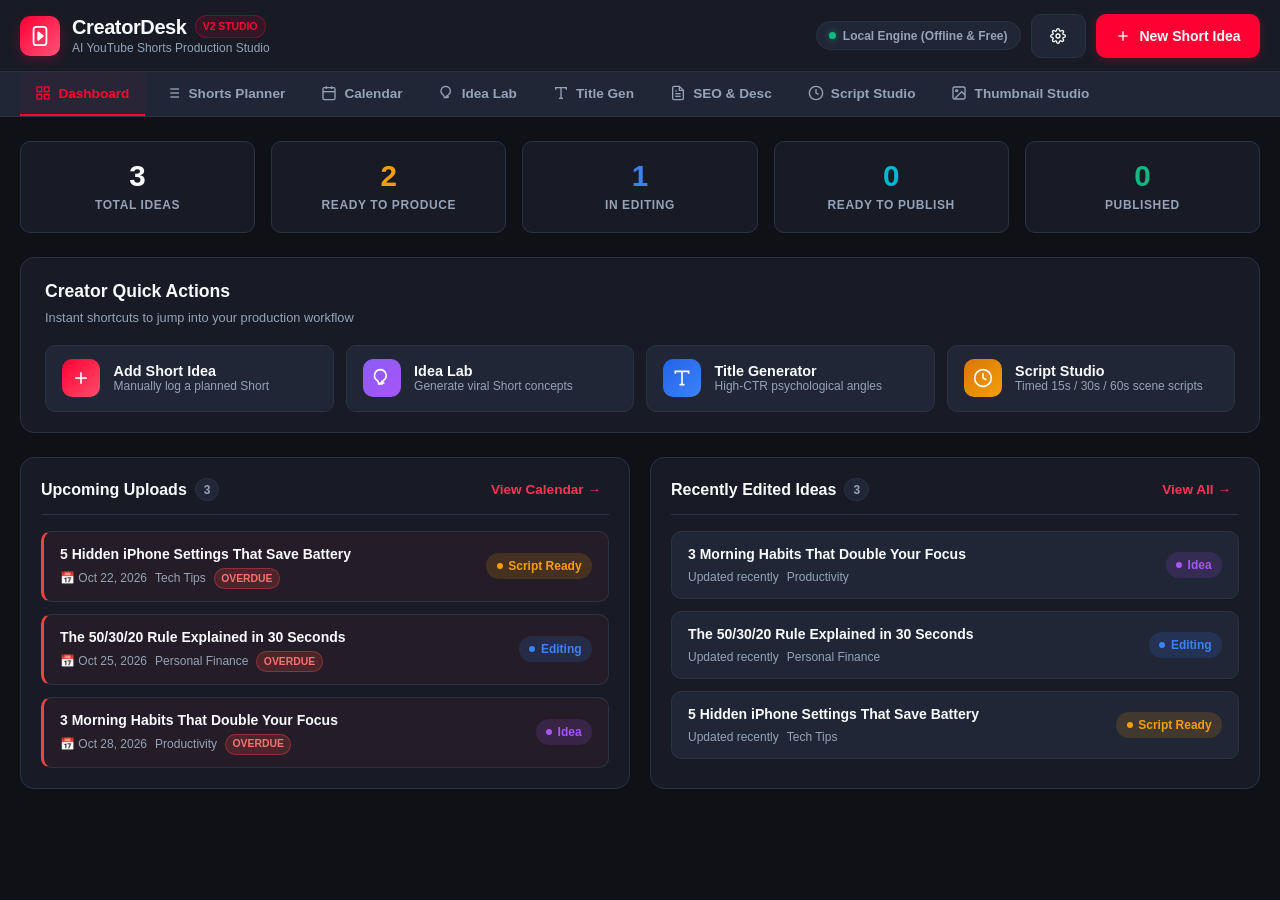
<file: index.html>
<!DOCTYPE html>
<html lang="en">
<head>
  <meta charset="UTF-8">
  <meta name="viewport" content="width=device-width, initial-scale=1.0">
  <title>CreatorDesk - AI YouTube Shorts Studio</title>
  <link rel="stylesheet" href="styles.css">
</head>
<body>
  <!-- Header / Navigation Shell -->
  <header class="app-header">
    <div class="header-container">
      <div class="brand">
        <div class="brand-icon" aria-hidden="true">
          <svg viewBox="0 0 24 24" fill="none" stroke="currentColor" stroke-width="2" stroke-linecap="round" stroke-linejoin="round">
            <rect x="5" y="2" width="14" height="20" rx="3" ry="3"></rect>
            <polygon points="10 8 15 12 10 16 10 8" fill="currentColor"></polygon>
          </svg>
        </div>
        <div>
          <div class="brand-title-wrap">
            <h1 class="brand-title">CreatorDesk</h1>
            <span class="version-pill">V2 Studio</span>
          </div>
          <p class="brand-tagline">AI YouTube Shorts Production Studio</p>
        </div>
      </div>

      <div class="header-actions">
        <!-- Engine Status Badge -->
        <button id="engine-status-badge" class="engine-badge" type="button" title="View Generation Engine Settings">
          <span class="engine-dot"></span>
          <span id="active-engine-label">Local Engine (Offline & Free)</span>
        </button>

        <button id="open-settings-btn" class="btn btn-secondary btn-icon-only" type="button" aria-label="Backup & Settings" title="Backup, Import/Export & Settings">
          <svg class="btn-icon" viewBox="0 0 24 24" fill="none" stroke="currentColor" stroke-width="2">
            <circle cx="12" cy="12" r="3"></circle>
            <path d="M19.4 15a1.65 1.65 0 0 0 .33 1.82l.06.06a2 2 0 0 1 0 2.83 2 2 0 0 1-2.83 0l-.06-.06a1.65 1.65 0 0 0-1.82-.33 1.65 1.65 0 0 0-1 1.51V21a2 2 0 0 1-2 2 2 2 0 0 1-2-2v-.09A1.65 1.65 0 0 0 9 19.4a1.65 1.65 0 0 0-1.82.33l-.06.06a2 2 0 0 1-2.83 0 2 2 0 0 1 0-2.83l.06-.06a1.65 1.65 0 0 0 .33-1.82 1.65 1.65 0 0 0-1.51-1H3a2 2 0 0 1-2-2 2 2 0 0 1 2-2h.09A1.65 1.65 0 0 0 4.6 9a1.65 1.65 0 0 0-.33-1.82l-.06-.06a2 2 0 0 1 0-2.83 2 2 0 0 1 2.83 0l.06.06a1.65 1.65 0 0 0 1.82.33H9a1.65 1.65 0 0 0 1-1.51V3a2 2 0 0 1 2-2 2 2 0 0 1 2 2v.09a1.65 1.65 0 0 0 1 1.51 1.65 1.65 0 0 0 1.82-.33l.06-.06a2 2 0 0 1 2.83 0 2 2 0 0 1 0 2.83l-.06.06a1.65 1.65 0 0 0-.33 1.82V9a1.65 1.65 0 0 0 1.51 1H21a2 2 0 0 1 2 2 2 2 0 0 1-2 2h-.09a1.65 1.65 0 0 0-1.51 1z"></path>
          </svg>
        </button>

        <button id="open-add-modal-btn" class="btn btn-primary" type="button" aria-haspopup="dialog">
          <svg class="btn-icon" viewBox="0 0 24 24" fill="none" stroke="currentColor" stroke-width="2">
            <line x1="12" y1="5" x2="12" y2="19"></line>
            <line x1="5" y1="12" x2="19" y2="12"></line>
          </svg>
          <span>New Short Idea</span>
        </button>
      </div>
    </div>

    <!-- Navigation Tabs -->
    <nav class="app-nav" aria-label="Studio Navigation">
      <div class="nav-container">
        <button class="nav-tab active" data-view="dashboard" id="nav-tab-dashboard">
          <svg class="nav-icon" viewBox="0 0 24 24" fill="none" stroke="currentColor" stroke-width="2">
            <rect x="3" y="3" width="7" height="7"></rect>
            <rect x="14" y="3" width="7" height="7"></rect>
            <rect x="14" y="14" width="7" height="7"></rect>
            <rect x="3" y="14" width="7" height="7"></rect>
          </svg>
          <span>Dashboard</span>
        </button>

        <button class="nav-tab" data-view="planner" id="nav-tab-planner">
          <svg class="nav-icon" viewBox="0 0 24 24" fill="none" stroke="currentColor" stroke-width="2">
            <line x1="8" y1="6" x2="21" y2="6"></line>
            <line x1="8" y1="12" x2="21" y2="12"></line>
            <line x1="8" y1="18" x2="21" y2="18"></line>
            <line x1="3" y1="6" x2="3.01" y2="6"></line>
            <line x1="3" y1="12" x2="3.01" y2="12"></line>
            <line x1="3" y1="18" x2="3.01" y2="18"></line>
          </svg>
          <span>Shorts Planner</span>
        </button>

        <button class="nav-tab" data-view="calendar" id="nav-tab-calendar">
          <svg class="nav-icon" viewBox="0 0 24 24" fill="none" stroke="currentColor" stroke-width="2">
            <rect x="3" y="4" width="18" height="18" rx="2" ry="2"></rect>
            <line x1="16" y1="2" x2="16" y2="6"></line>
            <line x1="8" y1="2" x2="8" y2="6"></line>
            <line x1="3" y1="10" x2="21" y2="10"></line>
          </svg>
          <span>Calendar</span>
        </button>

        <button class="nav-tab" data-view="idea-lab" id="nav-tab-idea-lab">
          <svg class="nav-icon" viewBox="0 0 24 24" fill="none" stroke="currentColor" stroke-width="2">
            <path d="M9 18h6m-3-3v3M10 2a7 7 0 0 0-4 12.7c1.3 1.1 2 2.6 2 4.3h4c0-1.7.7-3.2 2-4.3A7 7 0 0 0 10 2z"></path>
          </svg>
          <span>Idea Lab</span>
        </button>

        <button class="nav-tab" data-view="title-gen" id="nav-tab-title-gen">
          <svg class="nav-icon" viewBox="0 0 24 24" fill="none" stroke="currentColor" stroke-width="2">
            <polyline points="4 7 4 4 20 4 20 7"></polyline>
            <line x1="9" y1="20" x2="15" y2="20"></line>
            <line x1="12" y1="4" x2="12" y2="20"></line>
          </svg>
          <span>Title Gen</span>
        </button>

        <button class="nav-tab" data-view="desc-gen" id="nav-tab-desc-gen">
          <svg class="nav-icon" viewBox="0 0 24 24" fill="none" stroke="currentColor" stroke-width="2">
            <path d="M14 2H6a2 2 0 0 0-2 2v16a2 2 0 0 0 2 2h12a2 2 0 0 0 2-2V8z"></path>
            <polyline points="14 2 14 8 20 8"></polyline>
            <line x1="16" y1="13" x2="8" y2="13"></line>
            <line x1="16" y1="17" x2="8" y2="17"></line>
            <polyline points="10 9 9 9 8 9"></polyline>
          </svg>
          <span>SEO & Desc</span>
        </button>

        <button class="nav-tab" data-view="script-studio" id="nav-tab-script-studio">
          <svg class="nav-icon" viewBox="0 0 24 24" fill="none" stroke="currentColor" stroke-width="2">
            <circle cx="12" cy="12" r="10"></circle>
            <polyline points="12 6 12 12 16 14"></polyline>
          </svg>
          <span>Script Studio</span>
        </button>

        <button class="nav-tab" data-view="thumbnail-studio" id="nav-tab-thumbnail-studio">
          <svg class="nav-icon" viewBox="0 0 24 24" fill="none" stroke="currentColor" stroke-width="2">
            <rect x="3" y="3" width="18" height="18" rx="2" ry="2"></rect>
            <circle cx="8.5" cy="8.5" r="1.5"></circle>
            <polyline points="21 15 16 10 5 21"></polyline>
          </svg>
          <span>Thumbnail Studio</span>
        </button>
      </div>
    </nav>
  </header>

  <!-- Main Content Container -->
  <main class="app-main">

    <!-- =========================================================================
         VIEW 1: CREATOR DASHBOARD (Phase 2)
         ========================================================================= -->
    <section id="view-dashboard" class="studio-view active">
      <!-- 5 Workflow Metric Cards (Real Saved Data) -->
      <div class="stats-grid stats-grid-5" aria-label="Shorts Overview Statistics">
        <div class="stat-card">
          <div class="stat-value" id="stat-total">0</div>
          <div class="stat-label">Total Ideas</div>
        </div>
        <div class="stat-card">
          <div class="stat-value text-amber" id="stat-ready-produce">0</div>
          <div class="stat-label">Ready to Produce</div>
        </div>
        <div class="stat-card">
          <div class="stat-value text-blue" id="stat-editing">0</div>
          <div class="stat-label">In Editing</div>
        </div>
        <div class="stat-card">
          <div class="stat-value text-cyan" id="stat-ready-publish">0</div>
          <div class="stat-label">Ready to Publish</div>
        </div>
        <div class="stat-card">
          <div class="stat-value text-green" id="stat-published">0</div>
          <div class="stat-label">Published</div>
        </div>
        <!-- Hidden legacy counters for V1 test compatibility -->
        <div class="visually-hidden">
          <span id="stat-in-progress">0</span>
          <span id="stat-scheduled">0</span>
        </div>
      </div>

      <!-- Quick Action Panel -->
      <div class="quick-actions-card">
        <div class="section-header">
          <h2 class="section-title">Creator Quick Actions</h2>
          <span class="section-hint">Instant shortcuts to jump into your production workflow</span>
        </div>
        <div class="quick-actions-grid">
          <button class="action-btn" id="qa-new-idea" type="button">
            <div class="action-icon bg-red">
              <svg viewBox="0 0 24 24" fill="none" stroke="currentColor" stroke-width="2"><line x1="12" y1="5" x2="12" y2="19"></line><line x1="5" y1="12" x2="19" y2="12"></line></svg>
            </div>
            <div class="action-text">
              <strong>Add Short Idea</strong>
              <span>Manually log a planned Short</span>
            </div>
          </button>

          <button class="action-btn" id="qa-idea-lab" type="button">
            <div class="action-icon bg-purple">
              <svg viewBox="0 0 24 24" fill="none" stroke="currentColor" stroke-width="2"><path d="M9 18h6m-3-3v3M10 2a7 7 0 0 0-4 12.7c1.3 1.1 2 2.6 2 4.3h4c0-1.7.7-3.2 2-4.3A7 7 0 0 0 10 2z"></path></svg>
            </div>
            <div class="action-text">
              <strong>Idea Lab</strong>
              <span>Generate viral Short concepts</span>
            </div>
          </button>

          <button class="action-btn" id="qa-title-gen" type="button">
            <div class="action-icon bg-blue">
              <svg viewBox="0 0 24 24" fill="none" stroke="currentColor" stroke-width="2"><polyline points="4 7 4 4 20 4 20 7"></polyline><line x1="9" y1="20" x2="15" y2="20"></line><line x1="12" y1="4" x2="12" y2="20"></line></svg>
            </div>
            <div class="action-text">
              <strong>Title Generator</strong>
              <span>High-CTR psychological angles</span>
            </div>
          </button>

          <button class="action-btn" id="qa-script-studio" type="button">
            <div class="action-icon bg-amber">
              <svg viewBox="0 0 24 24" fill="none" stroke="currentColor" stroke-width="2"><circle cx="12" cy="12" r="10"></circle><polyline points="12 6 12 12 16 14"></polyline></svg>
            </div>
            <div class="action-text">
              <strong>Script Studio</strong>
              <span>Timed 15s / 30s / 60s scene scripts</span>
            </div>
          </div>
        </div>
      </div>

      <!-- Dashboard Two-Column Grid: Upcoming Uploads & Recently Edited -->
      <div class="dashboard-columns">
        <!-- Upcoming Planned Uploads -->
        <div class="dashboard-panel">
          <div class="panel-header">
            <div class="panel-title-wrap">
              <h3 class="panel-title">Upcoming Uploads</h3>
              <span id="upcoming-count-badge" class="badge-count">0</span>
            </div>
            <button class="btn-text" id="view-calendar-shortcut" type="button">View Calendar &rarr;</button>
          </div>
          <div id="upcoming-uploads-list" class="upcoming-list">
            <!-- Dynamically populated or empty state -->
          </div>
        </div>

        <!-- Recently Edited Ideas -->
        <div class="dashboard-panel">
          <div class="panel-header">
            <div class="panel-title-wrap">
              <h3 class="panel-title">Recently Edited Ideas</h3>
              <span id="recent-count-badge" class="badge-count">0</span>
            </div>
            <button class="btn-text" id="view-planner-shortcut" type="button">View All &rarr;</button>
          </div>
          <div id="recent-ideas-list" class="recent-list">
            <!-- Dynamically populated or empty state -->
          </div>
        </div>
      </div>
    </section>

    <!-- =========================================================================
         VIEW 2: SHORTS PLANNER & WORKSPACE (Phase 8 & 9 list view)
         ========================================================================= -->
    <section id="view-planner" class="studio-view">
      <!-- Toolbar: Search, Filters, and Sorting -->
      <section class="toolbar" aria-label="Search and filter ideas">
        <div class="toolbar-search">
          <label for="search-input" class="visually-hidden">Search ideas</label>
          <div class="search-box">
            <svg class="search-icon" viewBox="0 0 24 24" fill="none" stroke="currentColor" stroke-width="2">
              <circle cx="11" cy="11" r="8"></circle>
              <line x1="21" y1="21" x2="16.65" y2="16.65"></line>
            </svg>
            <input 
              type="search" 
              id="search-input" 
              placeholder="Search by title, hook, topic, description, tags, or script..." 
              autocomplete="off"
            />
            <button id="clear-search-btn" class="clear-input-btn hidden" type="button" aria-label="Clear search">
              &times;
            </button>
          </div>
        </div>

        <div class="toolbar-filters">
          <!-- Status Filter -->
          <div class="filter-group">
            <label for="filter-status" class="filter-label">Status:</label>
            <select id="filter-status" class="select-control">
              <option value="ALL">All Statuses</option>
              <option value="Idea">Idea</option>
              <option value="Script Ready">Script Ready</option>
              <option value="Editing">Editing</option>
              <option value="Thumbnail Ready">Thumbnail Ready</option>
              <option value="Ready to Publish">Ready to Publish</option>
              <option value="Published">Published</option>
            </select>
          </div>

          <!-- Topic Filter -->
          <div class="filter-group">
            <label for="filter-topic" class="filter-label">Topic:</label>
            <select id="filter-topic" class="select-control">
              <option value="ALL">All Topics</option>
            </select>
          </div>

          <!-- Sort Order -->
          <div class="filter-group">
            <label for="sort-select" class="filter-label">Sort by:</label>
            <select id="sort-select" class="select-control">
              <option value="date-asc">Upload Date (Earliest)</option>
              <option value="date-desc">Upload Date (Latest)</option>
              <option value="created-desc" selected>Recently Added</option>
              <option value="title-asc">Title (A to Z)</option>
            </select>
          </div>
        </div>
      </section>

      <!-- Filter Active Info / Counter -->
      <div class="results-header" id="results-header">
        <span id="results-count" class="results-count">Showing 0 ideas</span>
        <button id="reset-filters-btn" class="btn-text hidden" type="button">Reset All Filters</button>
      </div>

      <!-- Ideas Container: List / Grid -->
      <section class="ideas-section" aria-label="YouTube Shorts Ideas List">
        <div id="ideas-grid" class="ideas-grid">
          <!-- Dynamically rendered idea cards -->
        </div>

        <!-- Empty State: Zero Ideas Overall -->
        <div id="empty-state-all" class="empty-state hidden">
          <div class="empty-state-icon" aria-hidden="true">
            <svg viewBox="0 0 24 24" fill="none" stroke="currentColor" stroke-width="1.5">
              <rect x="5" y="2" width="14" height="20" rx="3" ry="3"></rect>
              <path d="M12 8v4m0 4h.01"></path>
            </svg>
          </div>
          <h2 class="empty-state-title">No Shorts Ideas Yet</h2>
          <p class="empty-state-desc">Your board is clean and ready. Plan your first viral 60-second YouTube Short now or generate ideas in the Idea Lab!</p>
          <div class="empty-state-actions">
            <button id="empty-state-add-btn" class="btn btn-primary" type="button">
              Create First Short Idea
            </button>
            <button id="empty-state-seed-btn" class="btn btn-secondary" type="button">
              Load Starter Creator Pack
            </button>
          </div>
        </div>

        <!-- Empty State: No Matches Found for Filter/Search -->
        <div id="empty-state-filtered" class="empty-state hidden">
          <div class="empty-state-icon" aria-hidden="true">
            <svg viewBox="0 0 24 24" fill="none" stroke="currentColor" stroke-width="1.5">
              <circle cx="11" cy="11" r="8"></circle>
              <line x1="21" y1="21" x2="16.65" y2="16.65"></line>
            </svg>
          </div>
          <h2 class="empty-state-title">No Matching Ideas Found</h2>
          <p class="empty-state-desc">Try adjusting your search terms, changing the topic filter, or clearing the status filter.</p>
          <button id="empty-clear-filters-btn" class="btn btn-secondary" type="button">Clear Filters</button>
        </div>
      </section>
    </section>

    <!-- =========================================================================
         VIEW 3: CONTENT CALENDAR (Phase 9 calendar view)
         ========================================================================= -->
    <section id="view-calendar" class="studio-view">
      <div class="calendar-card">
        <div class="calendar-toolbar">
          <div class="calendar-nav-controls">
            <button id="cal-prev-month" class="btn btn-secondary btn-sm" type="button" aria-label="Previous Month">&larr;</button>
            <h2 id="calendar-month-year" class="calendar-title">October 2026</h2>
            <button id="cal-next-month" class="btn btn-secondary btn-sm" type="button" aria-label="Next Month">&rarr;</button>
          </div>
          <div class="calendar-legend">
            <span class="legend-item"><span class="dot dot-overdue"></span> Overdue</span>
            <span class="legend-item"><span class="dot dot-editing"></span> In Production</span>
            <span class="legend-item"><span class="dot dot-ready"></span> Ready</span>
            <span class="legend-item"><span class="dot dot-published"></span> Published</span>
          </div>
        </div>

        <div class="calendar-month-grid">
          <div class="calendar-weekdays">
            <span>Sun</span><span>Mon</span><span>Tue</span><span>Wed</span><span>Thu</span><span>Fri</span><span>Sat</span>
          </div>
          <div id="calendar-days" class="calendar-days">
            <!-- Dynamically generated days -->
          </div>
        </div>
      </div>
    </section>

    <!-- =========================================================================
         VIEW 4: CREATOR IDEA LAB (Phase 3)
         ========================================================================= -->
    <section id="view-idea-lab" class="studio-view">
      <div class="tool-header">
        <div>
          <h2 class="tool-title">Creator Idea Lab</h2>
          <p class="tool-subtitle">Brainstorm viral Shorts concepts by niche, format, and language with realistic creator angles.</p>
        </div>
        <span class="mode-tag">Local Generator (No Paid APIs)</span>
      </div>

      <div class="generator-layout">
        <form id="idea-lab-form" class="generator-form-card">
          <div class="form-group">
            <label for="idea-niche" class="form-label">Niche / Category</label>
            <select id="idea-niche" class="form-control select-control">
              <option value="Technology">Technology & AI</option>
              <option value="Gaming">Gaming (Free Fire, Minecraft, BGMI)</option>
              <option value="Personal Finance">Personal Finance & Money</option>
              <option value="Education">Education & Study Tips</option>
              <option value="Entertainment">Entertainment & Comedy</option>
              <option value="Fitness">Fitness & Health</option>
              <option value="Custom">Custom Niche...</option>
            </select>
          </div>

          <div class="form-group" id="idea-custom-niche-wrap" style="display: none;">
            <label for="idea-custom-niche" class="form-label">Custom Niche Name</label>
            <input type="text" id="idea-custom-niche" class="form-control" placeholder="e.g., Anime Edits, Woodworking" />
          </div>

          <div class="form-group">
            <label for="idea-specific-topic" class="form-label">Specific Topic / Keyword (Optional)</label>
            <input type="text" id="idea-specific-topic" class="form-control" placeholder="e.g., iPhone hacks, headshot trick, save 10k" />
          </div>

          <div class="form-row">
            <div class="form-group col-half">
              <label for="idea-format" class="form-label">Short Format</label>
              <select id="idea-format" class="form-control select-control">
                <option value="all">All Formats</option>
                <option value="tutorial">Tutorial / How-To</option>
                <option value="facts">Quick Facts / Myths</option>
                <option value="challenge">Challenge / Test</option>
                <option value="comparison">Comparison / Vs</option>
                <option value="list">Top 3 List</option>
                <option value="story">Story / Drama</option>
                <option value="reaction">Reaction / Commentary</option>
                <option value="funny">Funny Moment / Meme</option>
              </select>
            </div>

            <div class="form-group col-half">
              <label for="idea-lang" class="form-label">Language</label>
              <select id="idea-lang" class="form-control select-control">
                <option value="english">English</option>
                <option value="hindi">Hindi (हिंदी)</option>
                <option value="hinglish">Hinglish</option>
              </select>
            </div>
          </div>

          <div class="form-row">
            <div class="form-group col-half">
              <label for="idea-audience" class="form-label">Target Audience</label>
              <select id="idea-audience" class="form-control select-control">
                <option value="General Viewers">General Viewers</option>
                <option value="Beginners">Beginners</option>
                <option value="Gamers">Gamers</option>
                <option value="Students / Youth">Students / Youth</option>
                <option value="Tech Enthusiasts">Tech Enthusiasts</option>
              </select>
            </div>

            <div class="form-group col-half">
              <label for="idea-count" class="form-label">Number of Ideas</label>
              <select id="idea-count" class="form-control select-control">
                <option value="3">3 Concepts</option>
                <option value="5" selected>5 Concepts</option>
                <option value="8">8 Concepts</option>
              </select>
            </div>
          </div>

          <button id="generate-ideas-btn" class="btn btn-primary btn-block" type="submit">
            Generate Short Ideas
          </button>
        </form>

        <div class="generator-results-card">
          <div class="results-toolbar">
            <h3 class="results-heading">Generated Short Concepts</h3>
            <span id="idea-lab-results-count" class="results-badge">0 generated</span>
          </div>
          <div id="idea-lab-results" class="results-container">
            <div class="results-placeholder">
              <p>Select your niche and click <strong>Generate Short Ideas</strong> to brainstorm concepts with opening hooks and execution steps.</p>
            </div>
          </div>
        </div>
      </div>
    </section>

    <!-- =========================================================================
         VIEW 5: TITLE GENERATOR (Phase 4)
         ========================================================================= -->
    <section id="view-title-gen" class="studio-view">
      <div class="tool-header">
        <div>
          <h2 class="tool-title">YouTube Title Studio</h2>
          <p class="tool-subtitle">Craft high-CTR, psychological title angles that stop viewers from swiping without misleading clickbait.</p>
        </div>
        <span class="mode-tag">Local Generator</span>
      </div>

      <div class="generator-layout">
        <form id="title-gen-form" class="generator-form-card">
          <div class="form-group">
            <label for="title-topic" class="form-label">Video Topic or Summary <span class="required">*</span></label>
            <input type="text" id="title-topic" class="form-control" placeholder="e.g., iPhone battery drain fix, Free Fire sniper trick" required />
          </div>

          <div class="form-row">
            <div class="form-group col-half">
              <label for="title-tone" class="form-label">Angle / Tone</label>
              <select id="title-tone" class="form-control select-control">
                <option value="curiosity">Curiosity & Intrigue</option>
                <option value="educational">Educational / Authority</option>
                <option value="energetic">High Energy & Hype</option>
                <option value="funny">Humorous & Meme</option>
                <option value="suspenseful">Suspenseful & Dramatic</option>
              </select>
            </div>

            <div class="form-group col-half">
              <label for="title-lang" class="form-label">Language</label>
              <select id="title-lang" class="form-control select-control">
                <option value="english">English</option>
                <option value="hindi">Hindi (हिंदी)</option>
                <option value="hinglish">Hinglish</option>
              </select>
            </div>
          </div>

          <div class="form-row">
            <div class="form-group col-half">
              <label for="title-format-type" class="form-label">Video Type</label>
              <select id="title-format-type" class="form-control select-control">
                <option value="Short">YouTube Short</option>
                <option value="Tutorial">Quick Tutorial</option>
                <option value="Story">Story / Experience</option>
                <option value="Review">Review / Comparison</option>
              </select>
            </div>

            <div class="form-group col-half">
              <label for="title-keyword" class="form-label">Must-Include Keyword (Optional)</label>
              <input type="text" id="title-keyword" class="form-control" placeholder="e.g., 2026, Free, iOS 18" />
            </div>
          </div>

          <button id="generate-titles-btn" class="btn btn-primary btn-block" type="submit">
            Generate Title Suggestions
          </button>
        </form>

        <div class="generator-results-card">
          <div class="results-toolbar">
            <h3 class="results-heading">Title Variations & Angles</h3>
            <span id="title-results-count" class="results-badge">0 titles</span>
          </div>
          <div id="title-results" class="results-container">
            <div class="results-placeholder">
              <p>Enter your topic to generate punchy titles with psychological angle breakdowns.</p>
            </div>
          </div>
        </div>
      </div>
    </section>

    <!-- =========================================================================
         VIEW 6: DESCRIPTION & SEO DRAFT GENERATOR (Phase 5)
         ========================================================================= -->
    <section id="view-desc-gen" class="studio-view">
      <div class="tool-header">
        <div>
          <h2 class="tool-title">Description & SEO Studio</h2>
          <p class="tool-subtitle">Generate clear opening hooks, readable descriptions, hashtags, YouTube tags, and pinned comment drafts.</p>
        </div>
        <span class="mode-tag">Local Generator</span>
      </div>

      <div class="generator-layout">
        <form id="desc-gen-form" class="generator-form-card">
          <div class="form-group">
            <label for="desc-title" class="form-label">Video Title <span class="required">*</span></label>
            <input type="text" id="desc-title" class="form-control" placeholder="e.g., 5 Hidden iPhone Battery Settings" required />
          </div>

          <div class="form-group">
            <label for="desc-topic" class="form-label">Topic / Niche <span class="required">*</span></label>
            <input type="text" id="desc-topic" class="form-control" placeholder="e.g., Tech Tips, Smartphone Hacks" required />
          </div>

          <div class="form-group">
            <label for="desc-keywords" class="form-label">Keywords (comma-separated)</label>
            <input type="text" id="desc-keywords" class="form-control" placeholder="e.g., iphone battery, save battery life, ios tips" />
          </div>

          <div class="form-row">
            <div class="form-group col-half">
              <label for="desc-lang" class="form-label">Language</label>
              <select id="desc-lang" class="form-control select-control">
                <option value="english">English</option>
                <option value="hindi">Hindi (हिंदी)</option>
                <option value="hinglish">Hinglish</option>
              </select>
            </div>

            <div class="form-group col-half">
              <label for="desc-channel" class="form-label">Channel Name (Optional)</label>
              <input type="text" id="desc-channel" class="form-control" placeholder="e.g., TechGuru Shorts" />
            </div>
          </div>

          <div class="form-group">
            <label for="desc-cta" class="form-label">Call To Action</label>
            <input type="text" id="desc-cta" class="form-control" value="Subscribe for daily smartphone hacks & tricks!" />
          </div>

          <button id="generate-desc-btn" class="btn btn-primary btn-block" type="submit">
            Generate Description & Tags
          </button>
        </form>

        <div class="generator-results-card">
          <div class="results-toolbar">
            <h3 class="results-heading">Generated Metadata Package</h3>
            <button id="desc-copy-all-btn" class="btn btn-secondary btn-sm hidden" type="button">Copy All</button>
          </div>
          <div id="desc-results" class="results-container">
            <div class="results-placeholder">
              <p>Fill out video details on the left to generate descriptions, hashtags, tags, and pinned comments.</p>
            </div>
          </div>
        </div>
      </div>
    </section>

    <!-- =========================================================================
         VIEW 7: HOOK & SHORT SCRIPT STUDIO (Phase 6)
         ========================================================================= -->
    <section id="view-script-studio" class="studio-view">
      <div class="tool-header">
        <div>
          <h2 class="tool-title">Hook & Short Script Studio</h2>
          <p class="tool-subtitle">Build timed scene-by-scene scripts with opening hooks, realistic spoken pacing, visuals, and on-screen text.</p>
        </div>
        <span class="mode-tag">Local Generator</span>
      </div>

      <div class="generator-layout">
        <form id="script-gen-form" class="generator-form-card">
          <div class="form-group">
            <label for="script-topic" class="form-label">Short Topic / Angle <span class="required">*</span></label>
            <input type="text" id="script-topic" class="form-control" placeholder="e.g., How to edit videos 2x faster in CapCut" required />
          </div>

          <div class="form-row">
            <div class="form-group col-half">
              <label for="script-duration" class="form-label">Target Duration</label>
              <select id="script-duration" class="form-control select-control">
                <option value="15">15 Seconds (Rapid Punchline)</option>
                <option value="30" selected>30 Seconds (Standard Short)</option>
                <option value="60">60 Seconds (Full Breakdown)</option>
              </select>
            </div>

            <div class="form-group col-half">
              <label for="script-lang" class="form-label">Language</label>
              <select id="script-lang" class="form-control select-control">
                <option value="english">English</option>
                <option value="hindi">Hindi (हिंदी)</option>
                <option value="hinglish">Hinglish</option>
              </select>
            </div>
          </div>

          <div class="form-group">
            <label for="script-tone" class="form-label">Pacing & Tone</label>
            <select id="script-tone" class="form-control select-control">
              <option value="energetic">High Energy & Fast Cuts</option>
              <option value="authoritative">Authoritative & Insightful</option>
              <option value="casual">Casual & Relatable</option>
              <option value="dramatic">Dramatic & Suspenseful</option>
            </select>
          </div>

          <button id="generate-script-btn" class="btn btn-primary btn-block" type="submit">
            Draft Timed Script
          </button>
        </form>

        <div class="generator-results-card">
          <div class="results-toolbar">
            <h3 class="results-heading">Script Timeline & Visual Cues</h3>
            <button id="script-copy-btn" class="btn btn-secondary btn-sm hidden" type="button">Copy Script</button>
          </div>
          <div id="script-results" class="results-container">
            <div class="results-placeholder">
              <p>Configure your topic and target duration to draft a scene-by-scene script with timing markers.</p>
            </div>
          </div>
        </div>
      </div>
    </section>

    <!-- =========================================================================
         VIEW 8: THUMBNAIL CONCEPT STUDIO (Phase 7)
         ========================================================================= -->
    <section id="view-thumbnail-studio" class="studio-view">
      <div class="tool-header">
        <div>
          <h2 class="tool-title">Thumbnail Concept Studio</h2>
          <p class="tool-subtitle">Design high-contrast visual concepts, focal points, lighting palettes, and AI image generator prompts.</p>
        </div>
        <span class="mode-tag">Concept & Prompt Studio</span>
      </div>

      <div class="generator-layout">
        <form id="thumb-gen-form" class="generator-form-card">
          <div class="form-group">
            <label for="thumb-title" class="form-label">Video Title / Hook <span class="required">*</span></label>
            <input type="text" id="thumb-title" class="form-control" placeholder="e.g., Stop Scrolling! iPhone Secret Revealed" required />
          </div>

          <div class="form-group">
            <label for="thumb-subject" class="form-label">Main Subject <span class="required">*</span></label>
            <input type="text" id="thumb-subject" class="form-control" placeholder="e.g., Shocked creator holding phone with glowing red screen" required />
          </div>

          <div class="form-row">
            <div class="form-group col-half">
              <label for="thumb-color" class="form-label">Color Preference</label>
              <select id="thumb-color" class="form-control select-control">
                <option value="Red & Black">Red & Black (High CTR)</option>
                <option value="Blue & Gold">Blue & Gold (Tech/Trust)</option>
                <option value="Neon Yellow & Purple">Neon Yellow & Purple (Gaming)</option>
                <option value="Green & Dark Slate">Green & Dark Slate (Finance/Wealth)</option>
              </select>
            </div>

            <div class="form-group col-half">
              <label for="thumb-mood" class="form-label">Vibe / Mood</label>
              <select id="thumb-mood" class="form-control select-control">
                <option value="High Energy">High Energy & Dramatic</option>
                <option value="Clean Tech">Clean Tech & Minimalist</option>
                <option value="Mystery">Mystery & Dark Cinematic</option>
              </select>
            </div>
          </div>

          <button id="generate-thumb-btn" class="btn btn-primary btn-block" type="submit">
            Generate Thumbnail Concepts
          </button>
        </form>

        <div class="generator-results-card">
          <div class="results-toolbar">
            <h3 class="results-heading">Thumbnail Concept Directions</h3>
            <span id="thumb-results-count" class="results-badge">0 concepts</span>
          </div>
          <div id="thumb-results" class="results-container">
            <div class="results-placeholder">
              <p>Enter your video title and subject to generate visual compositions and prompts for AI image tools.</p>
            </div>
          </div>
        </div>
      </div>
    </section>
  </main>

  <!-- =========================================================================
       MODAL 1: ADD / EDIT IDEA MODAL (Backward-compatible with V1)
       ========================================================================= -->
  <div id="idea-modal" class="modal-overlay hidden" role="dialog" aria-modal="true" aria-labelledby="modal-title">
    <div class="modal-card">
      <div class="modal-header">
        <h2 id="modal-title" class="modal-title">New Short Idea</h2>
        <button id="modal-close-btn" class="btn-close" type="button" aria-label="Close dialog">&times;</button>
      </div>

      <form id="idea-form" class="idea-form" novalidate>
        <input type="hidden" id="idea-id" value="">

        <!-- Title Field -->
        <div class="form-group">
          <label for="form-title" class="form-label">
            Video Title <span class="required" aria-hidden="true">*</span>
          </label>
          <input 
            type="text" 
            id="form-title" 
            name="title" 
            class="form-control" 
            placeholder="e.g., 5 Hidden iPhone Hacks You Must Try" 
            maxlength="100"
            required
          />
          <div class="field-meta">
            <span id="title-error" class="form-error" role="alert"></span>
            <span class="char-counter" id="title-counter">0 / 100</span>
          </div>
        </div>

        <!-- Topic / Niche Field -->
        <div class="form-group">
          <label for="form-topic" class="form-label">
            Topic / Niche <span class="required" aria-hidden="true">*</span>
          </label>
          <input 
            type="text" 
            id="form-topic" 
            name="topic" 
            class="form-control" 
            placeholder="e.g., Tech Tips, Finance, Gaming, Fitness" 
            list="topic-suggestions"
            maxlength="50"
            required
          />
          <datalist id="topic-suggestions">
            <option value="Tech Tips">
            <option value="Personal Finance">
            <option value="Fitness & Health">
            <option value="Gaming">
            <option value="Cooking & Food">
            <option value="Productivity">
            <option value="Storytelling">
          </datalist>
          <div class="field-meta">
            <span id="topic-error" class="form-error" role="alert"></span>
            <span class="char-counter" id="topic-counter">0 / 50</span>
          </div>
        </div>

        <!-- Hook Field -->
        <div class="form-group">
          <label for="form-hook" class="form-label">
            The Hook (First 3-5 Seconds) <span class="required" aria-hidden="true">*</span>
          </label>
          <textarea 
            id="form-hook" 
            name="hook" 
            class="form-control textarea-control" 
            placeholder="e.g., Stop scrolling! If you use an iPhone, here are 3 settings you need to turn off right now..." 
            rows="3" 
            maxlength="250"
            required
          ></textarea>
          <div class="field-meta">
            <span id="hook-error" class="form-error" role="alert"></span>
            <span class="char-counter" id="hook-counter">0 / 250</span>
          </div>
          <small class="form-hint">Tip: Strong hooks stop viewer swiping and dramatically increase retention!</small>
        </div>

        <!-- Two-column row for Date & Status -->
        <div class="form-row">
          <!-- Planned Upload Date -->
          <div class="form-group col-half">
            <label for="form-date" class="form-label">
              Planned Upload Date <span class="required" aria-hidden="true">*</span>
            </label>
            <input 
              type="date" 
              id="form-date" 
              name="plannedDate" 
              class="form-control" 
              required
            />
            <div class="field-meta">
              <span id="date-error" class="form-error" role="alert"></span>
            </div>
          </div>

          <!-- Production Status -->
          <div class="form-group col-half">
            <label for="form-status" class="form-label">
              Workflow Status <span class="required" aria-hidden="true">*</span>
            </label>
            <select id="form-status" name="status" class="form-control select-control" required>
              <option value="Idea">Idea</option>
              <option value="Script Ready">Script Ready</option>
              <option value="Editing">Editing</option>
              <option value="Thumbnail Ready">Thumbnail Ready</option>
              <option value="Ready to Publish">Ready to Publish</option>
              <option value="Published">Published</option>
            </select>
            <div class="field-meta">
              <span id="status-error" class="form-error" role="alert"></span>
            </div>
          </div>
        </div>

        <!-- Modal Actions -->
        <div class="modal-footer">
          <button id="modal-cancel-btn" class="btn btn-secondary" type="button">Cancel</button>
          <button id="modal-submit-btn" class="btn btn-primary" type="submit">Save Short Idea</button>
        </div>
      </form>
    </div>
  </div>

  <!-- =========================================================================
       MODAL 2: CREATOR WORKSPACE MODAL (Phase 8 Full Idea Studio)
       ========================================================================= -->
  <div id="workspace-modal" class="modal-overlay hidden" role="dialog" aria-modal="true" aria-labelledby="workspace-title">
    <div class="modal-card modal-card-xl">
      <div class="modal-header">
        <div>
          <span class="badge-tag" id="ws-badge-topic">Tech Tips</span>
          <h2 id="workspace-title" class="modal-title">Idea Production Studio</h2>
        </div>
        <button id="workspace-close-btn" class="btn-close" type="button" aria-label="Close dialog">&times;</button>
      </div>

      <!-- Production Workflow Pipeline Stepper -->
      <div class="workflow-stepper-wrap">
        <div class="workflow-stepper" id="ws-stepper" aria-label="Production progress">
          <button class="step-btn" data-status="Idea" type="button">
            <span class="step-num">1</span>
            <span class="step-label">Idea</span>
          </button>
          <span class="step-arrow">&rarr;</span>
          <button class="step-btn" data-status="Script Ready" type="button">
            <span class="step-num">2</span>
            <span class="step-label">Script Ready</span>
          </button>
          <span class="step-arrow">&rarr;</span>
          <button class="step-btn" data-status="Editing" type="button">
            <span class="step-num">3</span>
            <span class="step-label">Editing</span>
          </button>
          <span class="step-arrow">&rarr;</span>
          <button class="step-btn" data-status="Thumbnail Ready" type="button">
            <span class="step-num">4</span>
            <span class="step-label">Thumb Ready</span>
          </button>
          <span class="step-arrow">&rarr;</span>
          <button class="step-btn" data-status="Ready to Publish" type="button">
            <span class="step-num">5</span>
            <span class="step-label">Ready</span>
          </button>
          <span class="step-arrow">&rarr;</span>
          <button class="step-btn" data-status="Published" type="button">
            <span class="step-num">6</span>
            <span class="step-label">Published</span>
          </button>
        </div>
      </div>

      <!-- Workspace Tabs -->
      <div class="workspace-tabs-bar">
        <button class="ws-tab active" data-tab="ws-tab-overview" type="button">Overview</button>
        <button class="ws-tab" data-tab="ws-tab-script" type="button">Script & Scenes</button>
        <button class="ws-tab" data-tab="ws-tab-seo" type="button">Description & SEO</button>
        <button class="ws-tab" data-tab="ws-tab-thumb" type="button">Thumbnail Concept</button>
        <button class="ws-tab" data-tab="ws-tab-notes" type="button">Production Notes</button>
      </div>

      <div class="workspace-body">
        <!-- Tab 1: Overview -->
        <div id="ws-tab-overview" class="ws-panel active">
          <div class="form-group">
            <label for="ws-title" class="form-label">Video Title</label>
            <input type="text" id="ws-title" class="form-control" />
          </div>
          <div class="form-row">
            <div class="form-group col-half">
              <label for="ws-topic" class="form-label">Topic / Niche</label>
              <input type="text" id="ws-topic" class="form-control" />
            </div>
            <div class="form-group col-half">
              <label for="ws-date" class="form-label">Planned Upload Date</label>
              <input type="date" id="ws-date" class="form-control" />
            </div>
          </div>
          <div class="form-group">
            <label for="ws-hook" class="form-label">Opening Hook (0-5 seconds)</label>
            <textarea id="ws-hook" class="form-control textarea-control" rows="2"></textarea>
          </div>
          <div class="form-group">
            <label for="ws-summary" class="form-label">Concept Summary</label>
            <textarea id="ws-summary" class="form-control textarea-control" rows="2" placeholder="Summary of the video concept..."></textarea>
          </div>
        </div>

        <!-- Tab 2: Script -->
        <div id="ws-tab-script" class="ws-panel">
          <div class="ws-panel-header">
            <label for="ws-script-text" class="form-label">Full Video Script</label>
            <button class="btn btn-secondary btn-sm" id="ws-send-to-script-studio-btn" type="button">
              Open in Script Studio
            </button>
          </div>
          <textarea id="ws-script-text" class="form-control textarea-control" rows="8" placeholder="Draft your 15s/30s/60s script here, or attach from the Script Studio..."></textarea>
        </div>

        <!-- Tab 3: SEO -->
        <div id="ws-tab-seo" class="ws-panel">
          <div class="form-group">
            <label for="ws-description" class="form-label">Video Description</label>
            <textarea id="ws-description" class="form-control textarea-control" rows="4" placeholder="Full YouTube video description..."></textarea>
          </div>
          <div class="form-row">
            <div class="form-group col-half">
              <label for="ws-hashtags" class="form-label">Hashtags (#Shorts, etc.)</label>
              <input type="text" id="ws-hashtags" class="form-control" placeholder="#Shorts #TechTips" />
            </div>
            <div class="form-group col-half">
              <label for="ws-tags" class="form-label">YouTube Studio Tags (Comma-separated)</label>
              <input type="text" id="ws-tags" class="form-control" placeholder="shorts, iphone tips, tech" />
            </div>
          </div>
          <div class="form-group">
            <label for="ws-pinned-comment" class="form-label">Pinned Comment</label>
            <input type="text" id="ws-pinned-comment" class="form-control" placeholder="Engaging question for comments..." />
          </div>
        </div>

        <!-- Tab 4: Thumbnail -->
        <div id="ws-tab-thumb" class="ws-panel">
          <div class="form-group">
            <label for="ws-thumb-prompt" class="form-label">AI Image Prompt (Midjourney / SD / DALL-E)</label>
            <textarea id="ws-thumb-prompt" class="form-control textarea-control" rows="3" placeholder="Cinematic thumbnail concept prompt..."></textarea>
          </div>
          <div class="form-group">
            <label for="ws-thumb-negative" class="form-label">Negative Prompt</label>
            <input type="text" id="ws-thumb-negative" class="form-control" placeholder="blurry, distorted, watermark, text" />
          </div>
          <div class="form-group">
            <label for="ws-thumb-text" class="form-label">Suggested On-Screen Text Overlay</label>
            <input type="text" id="ws-thumb-text" class="form-control" placeholder="e.g., DON'T DO THIS! ⚠️" />
          </div>
        </div>

        <!-- Tab 5: Notes -->
        <div id="ws-tab-notes" class="ws-panel">
          <div class="form-group">
            <label for="ws-notes" class="form-label">Production & Editing Notes</label>
            <textarea id="ws-notes" class="form-control textarea-control" rows="7" placeholder="Add B-roll notes, music links, CapCut sound effect cues, etc..."></textarea>
          </div>
        </div>
      </div>

      <div class="modal-footer">
        <button id="ws-cancel-btn" class="btn btn-secondary" type="button">Cancel</button>
        <button id="ws-save-btn" class="btn btn-primary" type="button">Save Workspace Changes</button>
      </div>
    </div>
  </div>

  <!-- =========================================================================
       MODAL 3: SETTINGS & BACKUP MODAL (Phase 10 & 11)
       ========================================================================= -->
  <div id="settings-modal" class="modal-overlay hidden" role="dialog" aria-modal="true" aria-labelledby="settings-title">
    <div class="modal-card">
      <div class="modal-header">
        <h2 id="settings-title" class="modal-title">Studio Settings & Backup</h2>
        <button id="settings-close-btn" class="btn-close" type="button" aria-label="Close dialog">&times;</button>
      </div>

      <div class="modal-body settings-body">
        <!-- Backup & Export -->
        <div class="settings-section">
          <h3 class="settings-heading">Data Backup & Export</h3>
          <p class="settings-desc">Export your entire Shorts workspace, scripts, and concepts as a single portable JSON file.</p>
          <div class="settings-actions" style="display: flex; gap: 0.75rem; flex-wrap: wrap;">
            <a href="creatordesk-v2-export.zip" download="creatordesk-v2-export.zip" class="btn btn-primary" style="text-decoration: none;">
              <svg class="btn-icon" viewBox="0 0 24 24" fill="none" stroke="currentColor" stroke-width="2"><path d="M21 15v4a2 2 0 0 1-2 2H5a2 2 0 0 1-2-2v-4"></path><polyline points="7 10 12 15 17 10"></polyline><line x1="12" y1="15" x2="12" y2="3"></line></svg>
              <span>Download Project Source (.ZIP)</span>
            </a>
            <button id="export-json-btn" class="btn btn-secondary" type="button">
              <svg class="btn-icon" viewBox="0 0 24 24" fill="none" stroke="currentColor" stroke-width="2"><path d="M21 15v4a2 2 0 0 1-2 2H5a2 2 0 0 1-2-2v-4"></path><polyline points="7 10 12 15 17 10"></polyline><line x1="12" y1="15" x2="12" y2="3"></line></svg>
              <span>Export Workspace (JSON)</span>
            </button>
          </div>
        </div>

        <!-- Restore / Import -->
        <div class="settings-section">
          <h3 class="settings-heading">Restore Workspace from JSON</h3>
          <p class="settings-desc">Import an existing CreatorDesk JSON backup file. You can choose to merge or replace existing ideas.</p>
          <input type="file" id="import-file-input" accept=".json,application/json" class="file-input" />
          <div class="import-options-row">
            <label class="radio-label">
              <input type="radio" name="import-mode" value="merge" checked />
              <span>Merge with existing ideas</span>
            </label>
            <label class="radio-label">
              <input type="radio" name="import-mode" value="replace" />
              <span>Replace entire workspace</span>
            </label>
          </div>
          <button id="import-json-btn" class="btn btn-secondary" type="button">
            Import JSON Backup
          </button>
        </div>

        <!-- Generation Engine Information -->
        <div class="settings-section">
          <h3 class="settings-heading">Generation Engine Architecture</h3>
          <p class="settings-desc">
            CreatorDesk V2 uses a provider-independent architecture. The default engine is the 
            <strong>Built-in Local Creator Studio Engine</strong>, which is 100% free, runs offline in your browser, 
            and requires no API keys, billing, or accounts.
          </p>
          <div class="engine-info-card">
            <div class="engine-status-row">
              <span class="engine-dot"></span>
              <strong>Active Engine: Local Creator Template Engine</strong>
            </div>
            <p class="engine-subtext">Zero external network calls &bull; Safe & Private &bull; Supports English, Hindi, and Hinglish</p>
          </div>
        </div>
      </div>

      <div class="modal-footer">
        <button id="settings-done-btn" class="btn btn-primary" type="button">Done</button>
      </div>
    </div>
  </div>

  <!-- =========================================================================
       MODAL 4: DELETE CONFIRMATION MODAL
       ========================================================================= -->
  <div id="delete-modal" class="modal-overlay hidden" role="dialog" aria-modal="true" aria-labelledby="delete-modal-title">
    <div class="modal-card modal-card-sm">
      <div class="modal-header">
        <h2 id="delete-modal-title" class="modal-title">Delete Short Idea?</h2>
        <button id="delete-modal-close-btn" class="btn-close" type="button" aria-label="Close dialog">&times;</button>
      </div>
      <div class="modal-body">
        <p class="delete-warning-text">Are you sure you want to delete <strong id="delete-item-title">this idea</strong>? This action cannot be undone.</p>
      </div>
      <div class="modal-footer">
        <button id="delete-cancel-btn" class="btn btn-secondary" type="button">Keep Idea</button>
        <button id="delete-confirm-btn" class="btn btn-danger" type="button">Yes, Delete</button>
      </div>
    </div>
  </div>

  <!-- =========================================================================
       MODAL 5: PUBLISH CONFIRMATION MODAL
       ========================================================================= -->
  <div id="publish-modal" class="modal-overlay hidden" role="dialog" aria-modal="true" aria-labelledby="publish-modal-title">
    <div class="modal-card modal-card-sm">
      <div class="modal-header">
        <h2 id="publish-modal-title" class="modal-title">Mark Short as Published?</h2>
        <button id="publish-modal-close-btn" class="btn-close" type="button" aria-label="Close dialog">&times;</button>
      </div>
      <div class="modal-body">
        <p class="delete-warning-text">Congratulations on publishing! Do you want to mark <strong id="publish-item-title">this Short</strong> as published?</p>
      </div>
      <div class="modal-footer">
        <button id="publish-cancel-btn" class="btn btn-secondary" type="button">Not Yet</button>
        <button id="publish-confirm-btn" class="btn btn-primary" type="button">Yes, Mark Published 🎉</button>
      </div>
    </div>
  </div>

  <!-- Toast Notification Container -->
  <div id="toast-container" class="toast-container" aria-live="polite" aria-atomic="true"></div>

  <!-- Application Scripts -->
  <script src="generator-engine.js"></script>
  <script src="app.js"></script>
</body>
</html>
</file>
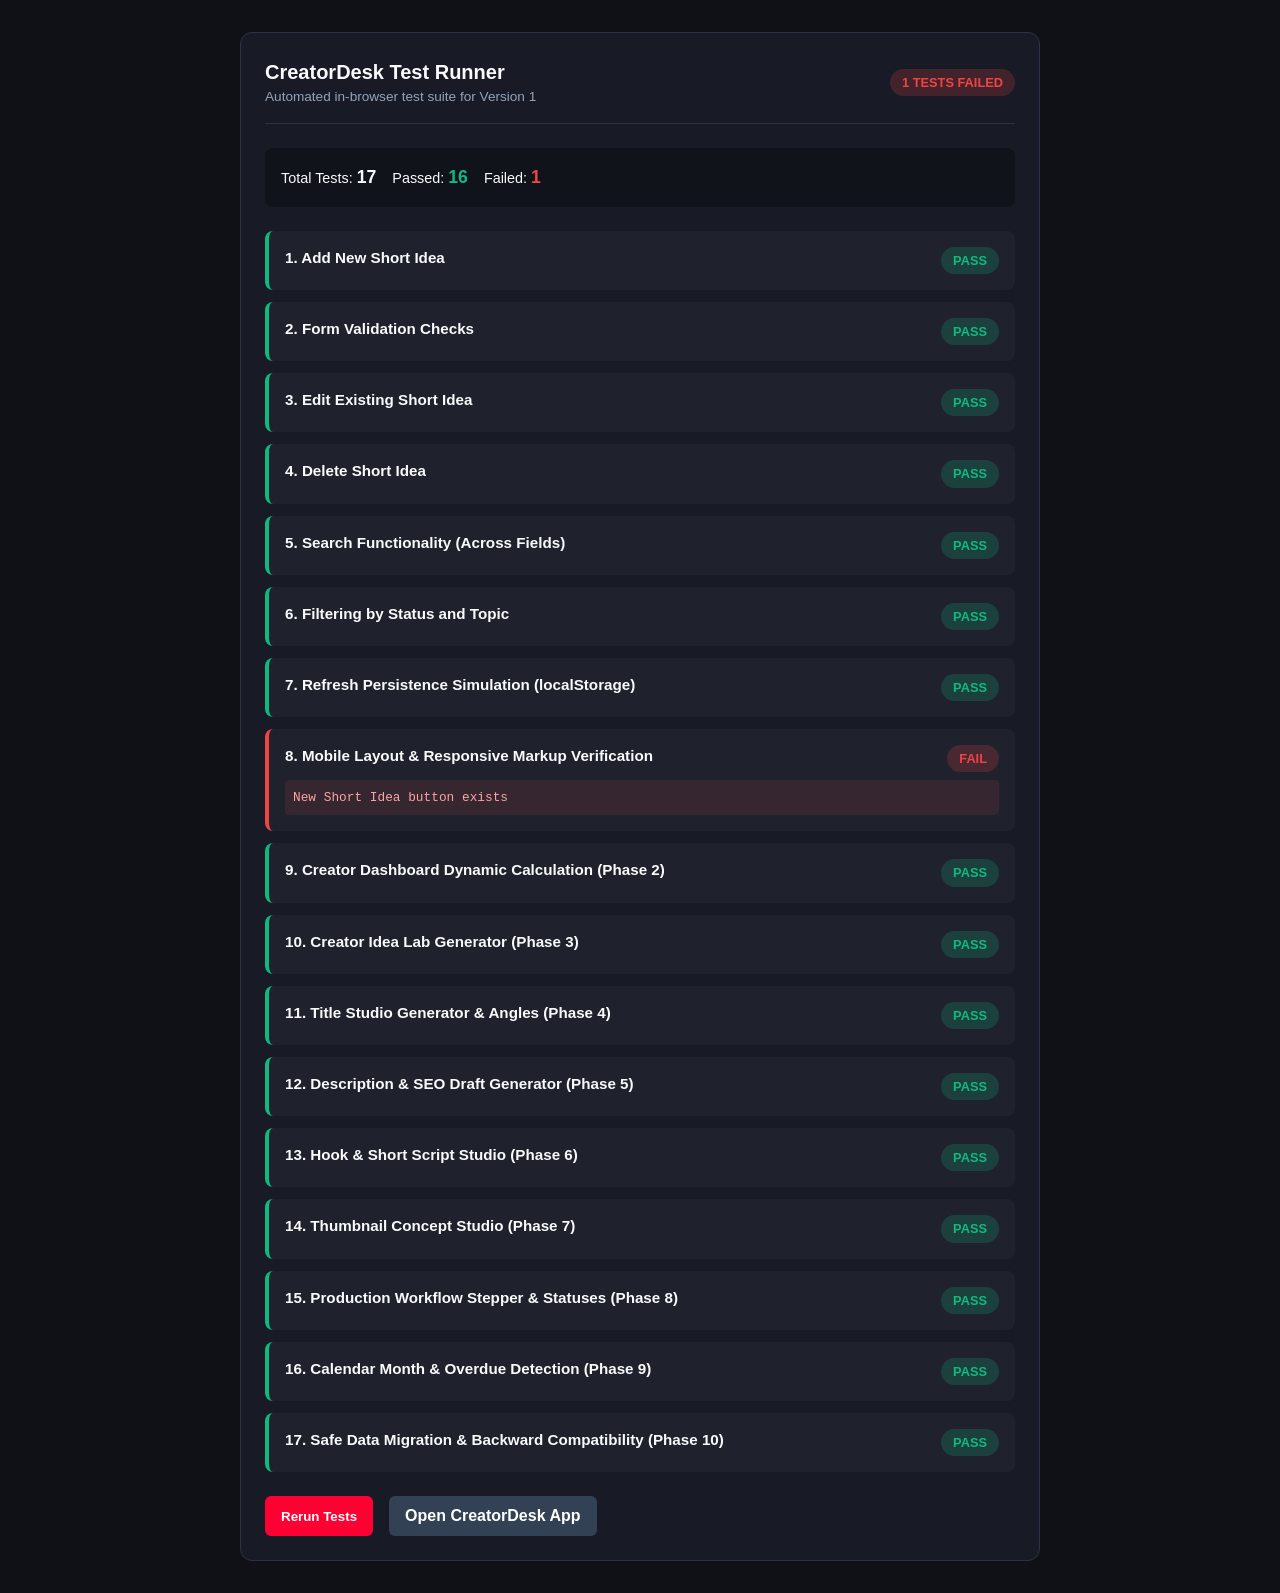
<file: test-runner.html>
<!DOCTYPE html>
<html lang="en">
<head>
  <meta charset="UTF-8">
  <meta name="viewport" content="width=device-width, initial-scale=1.0">
  <title>CreatorDesk - Automated Test Runner</title>
  <style>
    :root {
      --bg: #0f1117;
      --surface: #181b26;
      --border: #2b3245;
      --text: #f8fafc;
      --text-muted: #94a3b8;
      --pass: #10b981;
      --fail: #ef4444;
      --accent: #ff0033;
    }
    * { box-sizing: border-box; margin: 0; padding: 0; }
    body {
      font-family: -apple-system, BlinkMacSystemFont, "Segoe UI", Roboto, sans-serif;
      background: var(--bg);
      color: var(--text);
      padding: 2rem 1rem;
      line-height: 1.5;
    }
    .test-container {
      max-width: 800px;
      margin: 0 auto;
      background: var(--surface);
      border: 1px solid var(--border);
      border-radius: 12px;
      padding: 1.5rem;
    }
    header {
      display: flex;
      justify-content: space-between;
      align-items: center;
      margin-bottom: 1.5rem;
      padding-bottom: 1rem;
      border-bottom: 1px solid var(--border);
    }
    h1 { font-size: 1.25rem; font-weight: 700; }
    .badge {
      display: inline-block;
      padding: 0.25rem 0.75rem;
      border-radius: 9999px;
      font-size: 0.8rem;
      font-weight: 700;
    }
    .badge-pass { background: rgba(16, 185, 129, 0.2); color: var(--pass); }
    .badge-fail { background: rgba(239, 68, 68, 0.2); color: var(--fail); }
    .summary-bar {
      display: flex;
      gap: 1rem;
      margin-bottom: 1.5rem;
      padding: 1rem;
      background: rgba(0,0,0,0.3);
      border-radius: 8px;
    }
    .summary-item { font-size: 0.9rem; }
    .summary-item strong { font-size: 1.1rem; }
    .test-list { list-style: none; display: flex; flex-direction: column; gap: 0.75rem; }
    .test-item {
      padding: 1rem;
      border-radius: 8px;
      background: rgba(255, 255, 255, 0.03);
      border-left: 4px solid var(--border);
    }
    .test-item.passed { border-left-color: var(--pass); }
    .test-item.failed { border-left-color: var(--fail); }
    .test-header {
      display: flex;
      justify-content: space-between;
      font-weight: 600;
      font-size: 0.95rem;
    }
    .test-desc { font-size: 0.8rem; color: var(--text-muted); margin-top: 0.25rem; }
    .test-error {
      margin-top: 0.5rem;
      padding: 0.5rem;
      background: rgba(239, 68, 68, 0.1);
      color: #fca5a5;
      font-family: monospace;
      font-size: 0.8rem;
      border-radius: 4px;
    }
    .actions { margin-top: 1.5rem; display: flex; gap: 1rem; }
    .btn {
      background: var(--accent);
      color: #fff;
      border: none;
      padding: 0.5rem 1rem;
      border-radius: 6px;
      cursor: pointer;
      font-weight: 600;
      text-decoration: none;
      display: inline-block;
    }
    .btn-secondary { background: #334155; }
    /* Hidden sandbox iframe for live DOM testing */
    #app-frame { display: none; }
  </style>
</head>
<body>
  <div class="test-container">
    <header>
      <div>
        <h1>CreatorDesk Test Runner</h1>
        <p style="font-size: 0.85rem; color: var(--text-muted);">Automated in-browser test suite for Version 1</p>
      </div>
      <div id="overall-badge" class="badge">Running...</div>
    </header>

    <div class="summary-bar">
      <div class="summary-item">Total Tests: <strong id="total-count">0</strong></div>
      <div class="summary-item">Passed: <strong id="passed-count" style="color: var(--pass)">0</strong></div>
      <div class="summary-item">Failed: <strong id="failed-count" style="color: var(--fail)">0</strong></div>
    </div>

    <ul id="test-list" class="test-list"></ul>

    <div class="actions">
      <button id="rerun-btn" class="btn" type="button">Rerun Tests</button>
      <a href="index.html" class="btn btn-secondary">Open CreatorDesk App</a>
    </div>
  </div>

  <iframe id="app-frame" src="index.html"></iframe>
  <script src="generator-engine.js"></script>
  <script src="test-suite.js"></script>
</body>
</html>
</file>
<file: styles.css>
/* CreatorDesk V2 - CSS Design System */
:root {
  --bg-primary: #0f1117;
  --bg-surface: #181b26;
  --bg-surface-elevated: #212636;
  --bg-surface-hover: #293044;
  --border-subtle: #2b3245;
  --border-focus: #ff3355;
  
  --text-primary: #f8fafc;
  --text-secondary: #94a3b8;
  --text-muted: #64748b;
  --text-inverse: #0f1117;

  --accent-primary: #ff0033;
  --accent-hover: #e6002e;
  --accent-light: rgba(255, 0, 51, 0.12);
  --accent-glow: rgba(255, 0, 51, 0.25);

  --color-danger: #ef4444;
  --color-danger-hover: #dc2626;
  --color-danger-bg: rgba(239, 68, 68, 0.12);

  --color-success: #10b981;
  --color-success-bg: rgba(16, 185, 129, 0.12);

  /* Status Colors */
  --status-idea-color: #a855f7;
  --status-idea-bg: rgba(168, 85, 247, 0.15);

  --status-scripting-color: #f59e0b;
  --status-scripting-bg: rgba(245, 158, 11, 0.15);

  --status-filming-color: #3b82f6;
  --status-filming-bg: rgba(59, 130, 246, 0.15);

  --status-editing-color: #ec4899;
  --status-editing-bg: rgba(236, 72, 153, 0.15);

  --status-scheduled-color: #06b6d4;
  --status-scheduled-bg: rgba(6, 182, 212, 0.15);

  --status-published-color: #10b981;
  --status-published-bg: rgba(16, 185, 129, 0.15);

  --radius-sm: 6px;
  --radius-md: 10px;
  --radius-lg: 14px;
  --radius-full: 9999px;

  --font-family: -apple-system, BlinkMacSystemFont, "Segoe UI", Roboto, Helvetica, Arial, sans-serif;
  --shadow-sm: 0 1px 2px rgba(0, 0, 0, 0.3);
  --shadow-md: 0 4px 12px rgba(0, 0, 0, 0.4);
  --shadow-lg: 0 10px 28px rgba(0, 0, 0, 0.55);

  --transition-fast: 150ms ease;
  --transition-normal: 250ms ease;
}

/* Base Reset & Typography */
*, *::before, *::after {
  box-sizing: border-box;
  margin: 0;
  padding: 0;
}

body {
  font-family: var(--font-family);
  background-color: var(--bg-primary);
  color: var(--text-primary);
  line-height: 1.5;
  min-height: 100vh;
  display: flex;
  flex-direction: column;
  -webkit-font-smoothing: antialiased;
}

/* Accessibility utility */
.visually-hidden {
  position: absolute;
  width: 1px;
  height: 1px;
  padding: 0;
  margin: -1px;
  overflow: hidden;
  clip: rect(0, 0, 0, 0);
  white-space: nowrap;
  border-width: 0;
}

.hidden {
  display: none !important;
}

/* App Header */
.app-header {
  background-color: var(--bg-surface);
  border-bottom: 1px solid var(--border-subtle);
  position: sticky;
  top: 0;
  z-index: 30;
}

.header-container {
  max-width: 1280px;
  margin: 0 auto;
  padding: 0.85rem 1.25rem;
  display: flex;
  align-items: center;
  justify-content: space-between;
  gap: 1rem;
}

.brand {
  display: flex;
  align-items: center;
  gap: 0.75rem;
}

.brand-icon {
  width: 40px;
  height: 40px;
  background: linear-gradient(135deg, #ff0033 0%, #ff5277 100%);
  color: #fff;
  border-radius: var(--radius-md);
  display: flex;
  align-items: center;
  justify-content: center;
  box-shadow: 0 4px 12px var(--accent-glow);
  flex-shrink: 0;
}

.brand-icon svg {
  width: 22px;
  height: 22px;
}

.brand-title-wrap {
  display: flex;
  align-items: center;
  gap: 0.5rem;
}

.brand-title {
  font-size: 1.25rem;
  font-weight: 700;
  letter-spacing: -0.02em;
  color: var(--text-primary);
  line-height: 1.2;
}

.version-pill {
  font-size: 0.65rem;
  font-weight: 700;
  background-color: var(--accent-light);
  color: var(--accent-primary);
  border: 1px solid rgba(255, 0, 51, 0.3);
  padding: 0.15rem 0.45rem;
  border-radius: var(--radius-full);
  text-transform: uppercase;
}

.brand-tagline {
  font-size: 0.75rem;
  color: var(--text-secondary);
}

.header-actions {
  display: flex;
  align-items: center;
  gap: 0.65rem;
}

/* Engine Badge */
.engine-badge {
  background: var(--bg-surface-elevated);
  border: 1px solid var(--border-subtle);
  color: var(--text-secondary);
  border-radius: var(--radius-full);
  padding: 0.4rem 0.75rem;
  font-size: 0.75rem;
  font-weight: 600;
  display: none;
  align-items: center;
  gap: 0.45rem;
  cursor: pointer;
  transition: all var(--transition-fast);
}

@media (min-width: 768px) {
  .engine-badge {
    display: inline-flex;
  }
}

.engine-badge:hover {
  border-color: rgba(255, 255, 255, 0.2);
  color: var(--text-primary);
}

.engine-dot {
  width: 7px;
  height: 7px;
  border-radius: 50%;
  background-color: var(--color-success);
  box-shadow: 0 0 6px rgba(16, 185, 129, 0.6);
}

.btn-icon-only {
  padding: 0.65rem;
  min-width: 44px;
}

/* Navigation Tabs */
.app-nav {
  background-color: var(--bg-surface-elevated);
  border-top: 1px solid rgba(255, 255, 255, 0.05);
}

.nav-container {
  max-width: 1280px;
  margin: 0 auto;
  padding: 0 1.25rem;
  display: flex;
  overflow-x: auto;
  scrollbar-width: none;
  -ms-overflow-style: none;
  gap: 0.35rem;
}

.nav-container::-webkit-scrollbar {
  display: none;
}

.nav-tab {
  background: none;
  border: none;
  color: var(--text-secondary);
  font-size: 0.85rem;
  font-weight: 600;
  padding: 0.75rem 0.95rem;
  display: inline-flex;
  align-items: center;
  gap: 0.45rem;
  cursor: pointer;
  border-bottom: 2px solid transparent;
  white-space: nowrap;
  transition: all var(--transition-fast);
  min-height: 44px; /* Touch target */
}

.nav-tab:hover {
  color: var(--text-primary);
}

.nav-tab.active {
  color: var(--accent-primary);
  border-bottom-color: var(--accent-primary);
  background-color: rgba(255, 0, 51, 0.04);
}

.nav-icon {
  width: 16px;
  height: 16px;
}

/* Main Container & Studio Views */
.app-main {
  max-width: 1280px;
  margin: 0 auto;
  padding: 1.5rem 1.25rem 3rem;
  width: 100%;
  flex: 1;
}

.studio-view {
  display: none;
}

.studio-view.active {
  display: block;
  animation: fadeIn 150ms ease-out;
}

/* Stats Grid */
.stats-grid {
  display: grid;
  grid-template-columns: repeat(2, 1fr);
  gap: 0.75rem;
  margin-bottom: 1.5rem;
}

.stats-grid-5 {
  grid-template-columns: repeat(2, 1fr);
}

@media (min-width: 640px) {
  .stats-grid-5 {
    grid-template-columns: repeat(3, 1fr);
    gap: 1rem;
  }
}

@media (min-width: 1024px) {
  .stats-grid-5 {
    grid-template-columns: repeat(5, 1fr);
  }
}

.stat-card {
  background: var(--bg-surface);
  border: 1px solid var(--border-subtle);
  border-radius: var(--radius-md);
  padding: 1.15rem 1rem;
  text-align: center;
  transition: transform var(--transition-fast), border-color var(--transition-fast);
}

.stat-card:hover {
  border-color: rgba(255, 255, 255, 0.15);
  transform: translateY(-2px);
}

.stat-value {
  font-size: 1.85rem;
  font-weight: 800;
  color: var(--text-primary);
  line-height: 1;
  margin-bottom: 0.35rem;
}

.text-amber { color: #f59e0b !important; }
.text-blue { color: #3b82f6 !important; }
.text-cyan { color: #06b6d4 !important; }
.text-green { color: #10b981 !important; }

.stat-label {
  font-size: 0.75rem;
  text-transform: uppercase;
  letter-spacing: 0.05em;
  color: var(--text-secondary);
  font-weight: 600;
}

/* Quick Actions Panel (Phase 2) */
.quick-actions-card {
  background: var(--bg-surface);
  border: 1px solid var(--border-subtle);
  border-radius: var(--radius-lg);
  padding: 1.25rem 1.5rem;
  margin-bottom: 1.5rem;
}

.section-header {
  margin-bottom: 1rem;
}

.section-title {
  font-size: 1.1rem;
  font-weight: 700;
  color: var(--text-primary);
}

.section-hint {
  font-size: 0.8rem;
  color: var(--text-secondary);
}

.quick-actions-grid {
  display: grid;
  grid-template-columns: repeat(1, 1fr);
  gap: 0.75rem;
}

@media (min-width: 640px) {
  .quick-actions-grid {
    grid-template-columns: repeat(2, 1fr);
  }
}

@media (min-width: 1024px) {
  .quick-actions-grid {
    grid-template-columns: repeat(4, 1fr);
  }
}

.action-btn {
  background: var(--bg-surface-elevated);
  border: 1px solid var(--border-subtle);
  border-radius: var(--radius-md);
  padding: 0.85rem 1rem;
  display: flex;
  align-items: center;
  gap: 0.85rem;
  cursor: pointer;
  text-align: left;
  transition: all var(--transition-fast);
  color: var(--text-primary);
  min-height: 44px;
}

.action-btn:hover {
  background: var(--bg-surface-hover);
  border-color: rgba(255, 255, 255, 0.2);
  transform: translateY(-2px);
}

.action-icon {
  width: 38px;
  height: 38px;
  border-radius: var(--radius-md);
  display: flex;
  align-items: center;
  justify-content: center;
  flex-shrink: 0;
  color: #fff;
}

.action-icon svg {
  width: 20px;
  height: 20px;
}

.bg-red { background: linear-gradient(135deg, #ff0033, #ff4d6d); }
.bg-purple { background: linear-gradient(135deg, #8b5cf6, #a855f7); }
.bg-blue { background: linear-gradient(135deg, #2563eb, #3b82f6); }
.bg-amber { background: linear-gradient(135deg, #d97706, #f59e0b); }

.action-text {
  display: flex;
  flex-direction: column;
}

.action-text strong {
  font-size: 0.9rem;
  font-weight: 700;
  color: var(--text-primary);
}

.action-text span {
  font-size: 0.75rem;
  color: var(--text-secondary);
}

/* Dashboard Columns */
.dashboard-columns {
  display: grid;
  grid-template-columns: 1fr;
  gap: 1.25rem;
}

@media (min-width: 900px) {
  .dashboard-columns {
    grid-template-columns: repeat(2, 1fr);
  }
}

.dashboard-panel {
  background: var(--bg-surface);
  border: 1px solid var(--border-subtle);
  border-radius: var(--radius-lg);
  padding: 1.25rem;
  display: flex;
  flex-direction: column;
  min-height: 320px;
}

.panel-header {
  display: flex;
  align-items: center;
  justify-content: space-between;
  margin-bottom: 1rem;
  padding-bottom: 0.75rem;
  border-bottom: 1px solid var(--border-subtle);
}

.panel-title-wrap {
  display: flex;
  align-items: center;
  gap: 0.5rem;
}

.panel-title {
  font-size: 1rem;
  font-weight: 700;
}

.badge-count {
  font-size: 0.75rem;
  font-weight: 700;
  background: var(--bg-surface-elevated);
  color: var(--text-secondary);
  border: 1px solid var(--border-subtle);
  padding: 0.1rem 0.5rem;
  border-radius: var(--radius-full);
}

.upcoming-list, .recent-list {
  display: flex;
  flex-direction: column;
  gap: 0.75rem;
  flex: 1;
}

.dash-item-card {
  background: var(--bg-surface-elevated);
  border: 1px solid var(--border-subtle);
  border-radius: var(--radius-md);
  padding: 0.75rem 1rem;
  display: flex;
  align-items: center;
  justify-content: space-between;
  gap: 0.75rem;
  transition: all var(--transition-fast);
  cursor: pointer;
}

.dash-item-card:hover {
  border-color: rgba(255, 255, 255, 0.2);
  background: var(--bg-surface-hover);
}

.dash-item-card.is-overdue {
  border-left: 3px solid var(--color-danger);
  background: rgba(239, 68, 68, 0.05);
}

.dash-item-info {
  display: flex;
  flex-direction: column;
  gap: 0.2rem;
  overflow: hidden;
}

.dash-item-title {
  font-size: 0.875rem;
  font-weight: 600;
  white-space: nowrap;
  overflow: hidden;
  text-overflow: ellipsis;
}

.dash-item-meta {
  display: flex;
  align-items: center;
  gap: 0.5rem;
  font-size: 0.75rem;
  color: var(--text-secondary);
}

.overdue-badge {
  background: rgba(239, 68, 68, 0.2);
  color: #f87171;
  border: 1px solid rgba(239, 68, 68, 0.4);
  font-size: 0.65rem;
  font-weight: 700;
  padding: 0.1rem 0.4rem;
  border-radius: var(--radius-full);
  text-transform: uppercase;
}

/* Tool Headers for Generators */
.tool-header {
  background: var(--bg-surface);
  border: 1px solid var(--border-subtle);
  border-radius: var(--radius-lg);
  padding: 1.25rem 1.5rem;
  margin-bottom: 1.25rem;
  display: flex;
  flex-direction: column;
  gap: 0.75rem;
}

@media (min-width: 640px) {
  .tool-header {
    flex-direction: row;
    align-items: center;
    justify-content: space-between;
  }
}

.tool-title {
  font-size: 1.25rem;
  font-weight: 700;
}

.tool-subtitle {
  font-size: 0.85rem;
  color: var(--text-secondary);
}

.mode-tag {
  background: var(--bg-surface-elevated);
  border: 1px solid var(--border-subtle);
  color: var(--color-success);
  font-size: 0.725rem;
  font-weight: 700;
  padding: 0.25rem 0.65rem;
  border-radius: var(--radius-full);
  white-space: nowrap;
  align-self: flex-start;
}

/* Generator 2-Column Layout */
.generator-layout {
  display: grid;
  grid-template-columns: 1fr;
  gap: 1.25rem;
}

@media (min-width: 900px) {
  .generator-layout {
    grid-template-columns: 380px 1fr;
  }
}

.generator-form-card {
  background: var(--bg-surface);
  border: 1px solid var(--border-subtle);
  border-radius: var(--radius-lg);
  padding: 1.25rem;
  display: flex;
  flex-direction: column;
  gap: 1rem;
}

.generator-results-card {
  background: var(--bg-surface);
  border: 1px solid var(--border-subtle);
  border-radius: var(--radius-lg);
  padding: 1.25rem;
  display: flex;
  flex-direction: column;
  min-height: 400px;
}

.results-toolbar {
  display: flex;
  align-items: center;
  justify-content: space-between;
  margin-bottom: 1rem;
  padding-bottom: 0.75rem;
  border-bottom: 1px solid var(--border-subtle);
}

.results-heading {
  font-size: 1rem;
  font-weight: 700;
}

.results-badge {
  font-size: 0.75rem;
  color: var(--text-secondary);
  background: var(--bg-surface-elevated);
  border: 1px solid var(--border-subtle);
  padding: 0.2rem 0.5rem;
  border-radius: var(--radius-full);
}

.results-container {
  display: flex;
  flex-direction: column;
  gap: 0.85rem;
  overflow-y: auto;
  max-height: 600px;
}

.results-placeholder {
  text-align: center;
  padding: 3rem 1.5rem;
  color: var(--text-secondary);
  font-size: 0.9rem;
  border: 1px dashed var(--border-subtle);
  border-radius: var(--radius-md);
  margin: auto 0;
}

/* Idea Concept Card */
.concept-card {
  background: var(--bg-surface-elevated);
  border: 1px solid var(--border-subtle);
  border-radius: var(--radius-md);
  padding: 1rem;
  display: flex;
  flex-direction: column;
  gap: 0.65rem;
  transition: all var(--transition-fast);
}

.concept-card:hover {
  border-color: rgba(255, 255, 255, 0.2);
}

.concept-header {
  display: flex;
  align-items: center;
  justify-content: space-between;
  gap: 0.5rem;
}

.concept-title {
  font-size: 0.95rem;
  font-weight: 700;
  color: var(--text-primary);
}

.concept-hook {
  background: rgba(0, 0, 0, 0.25);
  border-left: 3px solid var(--accent-primary);
  padding: 0.5rem 0.75rem;
  border-radius: 0 var(--radius-sm) var(--radius-sm) 0;
  font-size: 0.85rem;
  font-style: italic;
  color: var(--text-secondary);
}

.concept-next-step {
  font-size: 0.785rem;
  color: var(--text-muted);
}

.concept-actions {
  display: flex;
  gap: 0.5rem;
  margin-top: 0.35rem;
  flex-wrap: wrap;
}

/* Title Generator Items */
.title-item {
  background: var(--bg-surface-elevated);
  border: 1px solid var(--border-subtle);
  border-radius: var(--radius-md);
  padding: 0.85rem 1rem;
  display: flex;
  flex-direction: column;
  gap: 0.5rem;
}

.title-item-header {
  display: flex;
  align-items: center;
  justify-content: space-between;
}

.angle-badge {
  font-size: 0.7rem;
  font-weight: 700;
  color: #38bdf8;
  background: rgba(56, 189, 248, 0.12);
  border: 1px solid rgba(56, 189, 248, 0.25);
  padding: 0.15rem 0.5rem;
  border-radius: var(--radius-full);
}

.title-text-field {
  width: 100%;
  background: var(--bg-primary);
  border: 1px solid var(--border-subtle);
  border-radius: var(--radius-sm);
  color: var(--text-primary);
  padding: 0.5rem 0.75rem;
  font-size: 0.9rem;
  font-weight: 600;
}

.title-actions {
  display: flex;
  align-items: center;
  gap: 0.5rem;
  justify-content: flex-end;
}

/* Script Studio Timeline & Scene Cards */
.script-scenes-list {
  display: flex;
  flex-direction: column;
  gap: 0.85rem;
}

.scene-card {
  background: var(--bg-surface-elevated);
  border: 1px solid var(--border-subtle);
  border-left: 3px solid #f59e0b;
  border-radius: var(--radius-md);
  padding: 0.85rem 1rem;
  display: flex;
  flex-direction: column;
  gap: 0.45rem;
}

.scene-card-header {
  display: flex;
  justify-content: space-between;
  align-items: center;
}

.scene-time {
  font-size: 0.75rem;
  font-weight: 800;
  color: #f59e0b;
  background: rgba(245, 158, 11, 0.15);
  padding: 0.15rem 0.5rem;
  border-radius: var(--radius-full);
}

.scene-section-title {
  font-size: 0.85rem;
  font-weight: 700;
  color: var(--text-primary);
}

.scene-narration {
  font-size: 0.875rem;
  color: var(--text-primary);
  line-height: 1.4;
}

.scene-cues {
  display: flex;
  flex-direction: column;
  gap: 0.25rem;
  font-size: 0.775rem;
  color: var(--text-secondary);
  background: rgba(0, 0, 0, 0.2);
  padding: 0.5rem 0.75rem;
  border-radius: var(--radius-sm);
}

/* Thumbnail Concept Cards */
.thumb-concept-card {
  background: var(--bg-surface-elevated);
  border: 1px solid var(--border-subtle);
  border-radius: var(--radius-md);
  padding: 1rem;
  display: flex;
  flex-direction: column;
  gap: 0.65rem;
}

.prompt-box {
  background: var(--bg-primary);
  border: 1px solid var(--border-subtle);
  border-radius: var(--radius-sm);
  padding: 0.65rem 0.85rem;
  font-family: monospace;
  font-size: 0.8rem;
  color: #93c5fd;
  word-break: break-word;
  line-height: 1.4;
}

/* Calendar Month View (Phase 9) */
.calendar-card {
  background: var(--bg-surface);
  border: 1px solid var(--border-subtle);
  border-radius: var(--radius-lg);
  padding: 1.25rem;
}

.calendar-toolbar {
  display: flex;
  flex-direction: column;
  gap: 0.75rem;
  margin-bottom: 1rem;
  padding-bottom: 0.75rem;
  border-bottom: 1px solid var(--border-subtle);
}

@media (min-width: 640px) {
  .calendar-toolbar {
    flex-direction: row;
    align-items: center;
    justify-content: space-between;
  }
}

.calendar-nav-controls {
  display: flex;
  align-items: center;
  gap: 0.75rem;
}

.calendar-title {
  font-size: 1.15rem;
  font-weight: 700;
  min-width: 150px;
  text-align: center;
}

.calendar-legend {
  display: flex;
  align-items: center;
  gap: 0.85rem;
  font-size: 0.75rem;
  color: var(--text-secondary);
}

.legend-item {
  display: flex;
  align-items: center;
  gap: 0.35rem;
}

.dot {
  width: 8px;
  height: 8px;
  border-radius: 50%;
  display: inline-block;
}

.dot-overdue { background: var(--color-danger); }
.dot-editing { background: var(--status-filming-color); }
.dot-ready { background: var(--status-scheduled-color); }
.dot-published { background: var(--status-published-color); }

.calendar-month-grid {
  display: flex;
  flex-direction: column;
}

.calendar-weekdays {
  display: grid;
  grid-template-columns: repeat(7, 1fr);
  text-align: center;
  font-size: 0.75rem;
  font-weight: 700;
  color: var(--text-secondary);
  padding: 0.5rem 0;
  border-bottom: 1px solid var(--border-subtle);
}

.calendar-days {
  display: grid;
  grid-template-columns: repeat(7, 1fr);
  gap: 1px;
  background-color: var(--border-subtle);
  border: 1px solid var(--border-subtle);
  margin-top: 0.5rem;
}

.calendar-day {
  background-color: var(--bg-surface);
  min-height: 85px;
  padding: 0.4rem;
  display: flex;
  flex-direction: column;
  transition: background-color var(--transition-fast);
}

.calendar-day:hover {
  background-color: var(--bg-surface-elevated);
}

.calendar-day.other-month {
  opacity: 0.35;
}

.calendar-day.today {
  background-color: rgba(255, 0, 51, 0.05);
}

.day-header {
  display: flex;
  justify-content: space-between;
  align-items: center;
  margin-bottom: 0.35rem;
}

.day-num {
  font-size: 0.75rem;
  font-weight: 700;
  color: var(--text-secondary);
}

.calendar-day.today .day-num {
  color: var(--accent-primary);
}

.day-events {
  display: flex;
  flex-direction: column;
  gap: 0.25rem;
  overflow-y: auto;
  max-height: 70px;
}

.cal-event-pill {
  font-size: 0.675rem;
  padding: 0.15rem 0.35rem;
  border-radius: var(--radius-sm);
  white-space: nowrap;
  overflow: hidden;
  text-overflow: ellipsis;
  cursor: pointer;
  background: var(--bg-surface-elevated);
  border: 1px solid var(--border-subtle);
  color: var(--text-primary);
}

.cal-event-pill.cal-overdue {
  border-color: rgba(239, 68, 68, 0.5);
  background: rgba(239, 68, 68, 0.15);
  color: #fca5a5;
}

.cal-event-pill.cal-published {
  border-color: rgba(16, 185, 129, 0.4);
  background: rgba(16, 185, 129, 0.12);
  color: #6ee7b7;
}

/* Workflow Stepper in Workspace Modal */
.workflow-stepper-wrap {
  padding: 0.75rem 1.25rem;
  background: var(--bg-primary);
  border-bottom: 1px solid var(--border-subtle);
  overflow-x: auto;
}

.workflow-stepper {
  display: flex;
  align-items: center;
  justify-content: space-between;
  min-width: 580px;
}

.step-btn {
  background: none;
  border: 1px solid var(--border-subtle);
  border-radius: var(--radius-full);
  padding: 0.35rem 0.75rem;
  color: var(--text-secondary);
  display: flex;
  align-items: center;
  gap: 0.35rem;
  font-size: 0.75rem;
  font-weight: 700;
  cursor: pointer;
  transition: all var(--transition-fast);
}

.step-btn:hover {
  border-color: rgba(255, 255, 255, 0.3);
  color: var(--text-primary);
}

.step-btn.active {
  background-color: var(--accent-primary);
  color: #fff;
  border-color: var(--accent-primary);
  box-shadow: 0 2px 8px var(--accent-glow);
}

.step-btn.completed {
  border-color: var(--color-success);
  color: var(--color-success);
  background-color: rgba(16, 185, 129, 0.1);
}

.step-num {
  width: 18px;
  height: 18px;
  border-radius: 50%;
  background: rgba(255, 255, 255, 0.15);
  display: flex;
  align-items: center;
  justify-content: center;
  font-size: 0.65rem;
}

.step-arrow {
  color: var(--text-muted);
  font-size: 0.8rem;
}

/* Workspace Tabs */
.workspace-tabs-bar {
  display: flex;
  border-bottom: 1px solid var(--border-subtle);
  background: var(--bg-surface-elevated);
  padding: 0 1rem;
  overflow-x: auto;
}

.ws-tab {
  background: none;
  border: none;
  color: var(--text-secondary);
  font-size: 0.85rem;
  font-weight: 600;
  padding: 0.75rem 1rem;
  cursor: pointer;
  border-bottom: 2px solid transparent;
  white-space: nowrap;
}

.ws-tab.active {
  color: var(--accent-primary);
  border-bottom-color: var(--accent-primary);
}

.workspace-body {
  padding: 1.25rem 1.5rem;
  max-height: 55vh;
  overflow-y: auto;
}

.ws-panel {
  display: none;
}

.ws-panel.active {
  display: flex;
  flex-direction: column;
  gap: 1rem;
}

.ws-panel-header {
  display: flex;
  align-items: center;
  justify-content: space-between;
}

/* Modal Card Extensions */
.modal-card-xl {
  max-width: 780px;
}

.modal-card-sm {
  max-width: 420px;
}

/* Settings & Backup Modal */
.settings-body {
  display: flex;
  flex-direction: column;
  gap: 1.5rem;
  padding: 1.5rem;
}

.settings-section {
  display: flex;
  flex-direction: column;
  gap: 0.65rem;
  padding-bottom: 1.25rem;
  border-bottom: 1px solid var(--border-subtle);
}

.settings-section:last-child {
  border-bottom: none;
  padding-bottom: 0;
}

.settings-heading {
  font-size: 0.95rem;
  font-weight: 700;
  color: var(--text-primary);
}

.settings-desc {
  font-size: 0.8rem;
  color: var(--text-secondary);
  line-height: 1.4;
}

.file-input {
  background: var(--bg-primary);
  border: 1px solid var(--border-subtle);
  border-radius: var(--radius-md);
  padding: 0.5rem;
  font-size: 0.8rem;
  color: var(--text-secondary);
}

.import-options-row {
  display: flex;
  flex-direction: column;
  gap: 0.5rem;
}

.radio-label {
  display: flex;
  align-items: center;
  gap: 0.5rem;
  font-size: 0.85rem;
  cursor: pointer;
  color: var(--text-primary);
}

.engine-info-card {
  background: var(--bg-primary);
  border: 1px solid var(--border-subtle);
  border-radius: var(--radius-md);
  padding: 0.85rem 1rem;
}

.engine-status-row {
  display: flex;
  align-items: center;
  gap: 0.5rem;
  font-size: 0.85rem;
  color: var(--color-success);
  margin-bottom: 0.25rem;
}

.engine-subtext {
  font-size: 0.75rem;
  color: var(--text-muted);
}

/* Toolbar & Filters */
.toolbar {
  background: var(--bg-surface);
  border: 1px solid var(--border-subtle);
  border-radius: var(--radius-lg);
  padding: 1rem;
  margin-bottom: 1rem;
  display: flex;
  flex-direction: column;
  gap: 1rem;
}

@media (min-width: 860px) {
  .toolbar {
    flex-direction: row;
    align-items: center;
    justify-content: space-between;
  }
}

.toolbar-search {
  flex: 1;
}

.search-box {
  position: relative;
  display: flex;
  align-items: center;
}

.search-icon {
  position: absolute;
  left: 0.85rem;
  width: 18px;
  height: 18px;
  color: var(--text-muted);
  pointer-events: none;
}

.search-box input {
  width: 100%;
  background: var(--bg-primary);
  border: 1px solid var(--border-subtle);
  border-radius: var(--radius-md);
  padding: 0.65rem 2.25rem 0.65rem 2.4rem;
  color: var(--text-primary);
  font-size: 0.9rem;
  transition: border-color var(--transition-fast), box-shadow var(--transition-fast);
  min-height: 44px; /* Touch target */
}

.search-box input:focus {
  outline: none;
  border-color: var(--border-focus);
  box-shadow: 0 0 0 3px var(--accent-light);
}

.clear-input-btn {
  position: absolute;
  right: 0.65rem;
  background: none;
  border: none;
  color: var(--text-secondary);
  font-size: 1.25rem;
  cursor: pointer;
  padding: 0.25rem 0.5rem;
  border-radius: var(--radius-sm);
  line-height: 1;
}

.clear-input-btn:hover {
  color: var(--text-primary);
}

.toolbar-filters {
  display: flex;
  flex-wrap: wrap;
  gap: 0.75rem;
}

.filter-group {
  display: flex;
  align-items: center;
  gap: 0.5rem;
  flex: 1 1 calc(50% - 0.75rem);
}

@media (min-width: 640px) {
  .filter-group {
    flex: initial;
  }
}

.filter-label {
  font-size: 0.8rem;
  color: var(--text-secondary);
  font-weight: 500;
  white-space: nowrap;
}

.select-control {
  background-color: var(--bg-primary);
  border: 1px solid var(--border-subtle);
  color: var(--text-primary);
  padding: 0.55rem 0.85rem;
  border-radius: var(--radius-md);
  font-size: 0.875rem;
  cursor: pointer;
  min-height: 44px; /* Touch target */
  width: 100%;
  transition: border-color var(--transition-fast);
}

.select-control:focus {
  outline: none;
  border-color: var(--border-focus);
  box-shadow: 0 0 0 2px var(--accent-light);
}

/* Results Header */
.results-header {
  display: flex;
  align-items: center;
  justify-content: space-between;
  margin-bottom: 1rem;
  padding: 0 0.25rem;
}

.results-count {
  font-size: 0.85rem;
  color: var(--text-secondary);
  font-weight: 500;
}

.btn-text {
  background: none;
  border: none;
  color: var(--border-focus);
  font-size: 0.85rem;
  cursor: pointer;
  font-weight: 600;
  padding: 0.25rem 0.5rem;
  border-radius: var(--radius-sm);
}

.btn-text:hover {
  text-decoration: underline;
}

/* Buttons */
.btn {
  display: inline-flex;
  align-items: center;
  justify-content: center;
  gap: 0.5rem;
  font-weight: 600;
  font-size: 0.875rem;
  border-radius: var(--radius-md);
  padding: 0.65rem 1.15rem;
  cursor: pointer;
  transition: all var(--transition-fast);
  border: 1px solid transparent;
  min-height: 44px; /* Touch target */
  white-space: nowrap;
}

.btn-icon {
  width: 16px;
  height: 16px;
}

.btn-primary {
  background-color: var(--accent-primary);
  color: #fff;
  box-shadow: 0 2px 8px var(--accent-glow);
}

.btn-primary:hover {
  background-color: var(--accent-hover);
  box-shadow: 0 4px 12px var(--accent-glow);
}

.btn-secondary {
  background-color: var(--bg-surface-elevated);
  border-color: var(--border-subtle);
  color: var(--text-primary);
}

.btn-secondary:hover {
  background-color: var(--bg-surface-hover);
  border-color: rgba(255, 255, 255, 0.2);
}

.btn-danger {
  background-color: var(--color-danger);
  color: #fff;
}

.btn-danger:hover {
  background-color: var(--color-danger-hover);
}

.btn-sm {
  padding: 0.4rem 0.75rem;
  font-size: 0.8rem;
  min-height: 34px;
}

.btn-block {
  width: 100%;
}

/* Ideas Grid */
.ideas-grid {
  display: grid;
  grid-template-columns: 1fr;
  gap: 1.25rem;
}

@media (min-width: 640px) {
  .ideas-grid {
    grid-template-columns: repeat(2, 1fr);
  }
}

@media (min-width: 1024px) {
  .ideas-grid {
    grid-template-columns: repeat(3, 1fr);
  }
}

/* Idea Card */
.idea-card {
  background: var(--bg-surface);
  border: 1px solid var(--border-subtle);
  border-radius: var(--radius-lg);
  display: flex;
  flex-direction: column;
  padding: 1.25rem;
  position: relative;
  transition: transform var(--transition-fast), border-color var(--transition-fast), box-shadow var(--transition-fast);
  box-shadow: var(--shadow-sm);
}

.idea-card:hover {
  border-color: rgba(255, 255, 255, 0.18);
  transform: translateY(-3px);
  box-shadow: var(--shadow-md);
}

.idea-card.card-overdue {
  border-color: rgba(239, 68, 68, 0.4);
}

.card-header {
  display: flex;
  align-items: flex-start;
  justify-content: space-between;
  gap: 0.5rem;
  margin-bottom: 0.75rem;
}

.topic-badge {
  background: var(--bg-surface-elevated);
  color: var(--text-secondary);
  border: 1px solid var(--border-subtle);
  font-size: 0.725rem;
  font-weight: 600;
  text-transform: uppercase;
  letter-spacing: 0.04em;
  padding: 0.25rem 0.65rem;
  border-radius: var(--radius-full);
}

.status-badge {
  font-size: 0.75rem;
  font-weight: 700;
  padding: 0.25rem 0.65rem;
  border-radius: var(--radius-full);
  display: inline-flex;
  align-items: center;
  gap: 0.35rem;
}

.status-badge::before {
  content: "";
  display: inline-block;
  width: 6px;
  height: 6px;
  border-radius: 50%;
  background-color: currentColor;
}

.status-idea {
  color: var(--status-idea-color);
  background-color: var(--status-idea-bg);
}

.status-scripting, .status-script-ready {
  color: var(--status-scripting-color);
  background-color: var(--status-scripting-bg);
}

.status-filming, .status-editing {
  color: var(--status-filming-color);
  background-color: var(--status-filming-bg);
}

.status-thumbnail-ready {
  color: var(--status-editing-color);
  background-color: var(--status-editing-bg);
}

.status-scheduled, .status-ready-to-publish {
  color: var(--status-scheduled-color);
  background-color: var(--status-scheduled-bg);
}

.status-published {
  color: var(--status-published-color);
  background-color: var(--status-published-bg);
}

/* Card Body */
.card-title {
  font-size: 1.1rem;
  font-weight: 700;
  color: var(--text-primary);
  margin-bottom: 0.75rem;
  line-height: 1.35;
  word-break: break-word;
}

.hook-container {
  background-color: rgba(0, 0, 0, 0.25);
  border-left: 3px solid var(--accent-primary);
  padding: 0.65rem 0.85rem;
  border-radius: 0 var(--radius-sm) var(--radius-sm) 0;
  margin-bottom: 1rem;
  flex: 1;
}

.hook-label {
  display: flex;
  align-items: center;
  gap: 0.35rem;
  font-size: 0.7rem;
  font-weight: 700;
  text-transform: uppercase;
  color: var(--accent-primary);
  letter-spacing: 0.05em;
  margin-bottom: 0.25rem;
}

.hook-text {
  font-size: 0.875rem;
  color: var(--text-secondary);
  font-style: italic;
  line-height: 1.4;
  word-break: break-word;
}

/* Card Meta (Date) */
.card-meta {
  display: flex;
  align-items: center;
  justify-content: space-between;
  padding-top: 0.75rem;
  border-top: 1px solid var(--border-subtle);
  margin-bottom: 0.75rem;
  font-size: 0.8rem;
  color: var(--text-muted);
}

.meta-item {
  display: flex;
  align-items: center;
  gap: 0.35rem;
}

.meta-icon {
  width: 14px;
  height: 14px;
}

/* Card Actions */
.card-actions {
  display: flex;
  align-items: center;
  gap: 0.5rem;
}

.card-actions .btn {
  flex: 1;
}

/* Empty States */
.empty-state {
  text-align: center;
  padding: 4rem 1.5rem;
  background: var(--bg-surface);
  border: 2px dashed var(--border-subtle);
  border-radius: var(--radius-lg);
  display: flex;
  flex-direction: column;
  align-items: center;
  justify-content: center;
}

.empty-state-icon {
  width: 64px;
  height: 64px;
  border-radius: 50%;
  background: var(--bg-surface-elevated);
  display: flex;
  align-items: center;
  justify-content: center;
  color: var(--text-secondary);
  margin-bottom: 1.25rem;
}

.empty-state-icon svg {
  width: 32px;
  height: 32px;
}

.empty-state-title {
  font-size: 1.25rem;
  font-weight: 700;
  margin-bottom: 0.5rem;
}

.empty-state-desc {
  color: var(--text-secondary);
  max-width: 440px;
  font-size: 0.925rem;
  margin-bottom: 1.5rem;
}

.empty-state-actions {
  display: flex;
  gap: 0.75rem;
  flex-wrap: wrap;
  justify-content: center;
}

/* Modals */
.modal-overlay {
  position: fixed;
  top: 0;
  left: 0;
  right: 0;
  bottom: 0;
  background-color: rgba(0, 0, 0, 0.75);
  backdrop-filter: blur(4px);
  display: flex;
  align-items: center;
  justify-content: center;
  padding: 1rem;
  z-index: 100;
  animation: fadeIn 150ms ease-out;
}

@keyframes fadeIn {
  from { opacity: 0; }
  to { opacity: 1; }
}

.modal-card {
  background: var(--bg-surface);
  border: 1px solid var(--border-subtle);
  border-radius: var(--radius-lg);
  box-shadow: var(--shadow-lg);
  width: 100%;
  max-width: 560px;
  max-height: 90vh;
  overflow-y: auto;
  display: flex;
  flex-direction: column;
  animation: slideUp 200ms ease-out;
}

@keyframes slideUp {
  from { transform: translateY(20px); opacity: 0; }
  to { transform: translateY(0); opacity: 1; }
}

.modal-header {
  display: flex;
  align-items: center;
  justify-content: space-between;
  padding: 1.25rem 1.5rem;
  border-bottom: 1px solid var(--border-subtle);
}

.modal-title {
  font-size: 1.25rem;
  font-weight: 700;
}

.btn-close {
  background: none;
  border: none;
  color: var(--text-secondary);
  font-size: 1.5rem;
  cursor: pointer;
  padding: 0.25rem 0.5rem;
  line-height: 1;
  border-radius: var(--radius-sm);
}

.btn-close:hover {
  color: var(--text-primary);
  background-color: var(--bg-surface-elevated);
}

.modal-body {
  padding: 1.5rem;
}

.delete-warning-text {
  font-size: 0.95rem;
  color: var(--text-secondary);
  line-height: 1.5;
}

.delete-warning-text strong {
  color: var(--text-primary);
}

/* Form Styles */
.idea-form {
  padding: 1.5rem;
  display: flex;
  flex-direction: column;
  gap: 1.15rem;
}

.form-group {
  display: flex;
  flex-direction: column;
  gap: 0.35rem;
}

.form-row {
  display: flex;
  flex-direction: column;
  gap: 1rem;
}

@media (min-width: 480px) {
  .form-row {
    flex-direction: row;
  }
  .col-half {
    flex: 1;
  }
}

.form-label {
  font-size: 0.85rem;
  font-weight: 600;
  color: var(--text-primary);
}

.required {
  color: var(--accent-primary);
}

.form-control {
  background-color: var(--bg-primary);
  border: 1px solid var(--border-subtle);
  border-radius: var(--radius-md);
  color: var(--text-primary);
  padding: 0.65rem 0.85rem;
  font-size: 0.9rem;
  font-family: inherit;
  transition: border-color var(--transition-fast), box-shadow var(--transition-fast);
  min-height: 44px; /* Touch target */
}

.form-control:focus {
  outline: none;
  border-color: var(--border-focus);
  box-shadow: 0 0 0 3px var(--accent-light);
}

.form-control.is-invalid {
  border-color: var(--color-danger);
  background-color: rgba(239, 68, 68, 0.04);
}

.form-control.is-invalid:focus {
  box-shadow: 0 0 0 3px var(--color-danger-bg);
}

.textarea-control {
  resize: vertical;
  min-height: 80px;
}

.field-meta {
  display: flex;
  justify-content: space-between;
  align-items: center;
  min-height: 1.25rem;
}

.form-error {
  color: var(--color-danger);
  font-size: 0.775rem;
  font-weight: 500;
}

.char-counter {
  font-size: 0.725rem;
  color: var(--text-muted);
  margin-left: auto;
}

.form-hint {
  font-size: 0.75rem;
  color: var(--text-secondary);
}

.modal-footer {
  display: flex;
  align-items: center;
  justify-content: flex-end;
  gap: 0.75rem;
  padding: 1rem 1.5rem;
  border-top: 1px solid var(--border-subtle);
}

@media (max-width: 480px) {
  .modal-footer {
    flex-direction: column-reverse;
  }
  .modal-footer .btn {
    width: 100%;
  }
}

/* Toast Notifications */
.toast-container {
  position: fixed;
  bottom: 1.5rem;
  right: 1.5rem;
  display: flex;
  flex-direction: column;
  gap: 0.5rem;
  z-index: 200;
  max-width: 380px;
  width: calc(100% - 3rem);
  pointer-events: none;
}

.toast {
  background: var(--bg-surface-elevated);
  border: 1px solid var(--border-subtle);
  border-radius: var(--radius-md);
  padding: 0.85rem 1rem;
  display: flex;
  align-items: center;
  justify-content: space-between;
  gap: 0.75rem;
  box-shadow: var(--shadow-lg);
  color: var(--text-primary);
  font-size: 0.875rem;
  font-weight: 500;
  animation: slideInToast 200ms ease-out;
  pointer-events: auto;
}

.toast.toast-success {
  border-left: 4px solid var(--color-success);
}

.toast.toast-danger {
  border-left: 4px solid var(--color-danger);
}

.toast.toast-info {
  border-left: 4px solid var(--status-filming-color);
}

@keyframes slideInToast {
  from { transform: translateY(20px); opacity: 0; }
  to { transform: translateY(0); opacity: 1; }
}

/* Footer */
.app-footer {
  background-color: var(--bg-surface);
  border-top: 1px solid var(--border-subtle);
  margin-top: auto;
}

.footer-container {
  max-width: 1280px;
  margin: 0 auto;
  padding: 1.25rem;
  text-align: center;
  color: var(--text-secondary);
  font-size: 0.8rem;
  display: flex;
  flex-direction: column;
  align-items: center;
  gap: 0.5rem;
}

@media (min-width: 640px) {
  .footer-container {
    flex-direction: row;
    justify-content: space-between;
  }
}

.footer-link {
  color: var(--accent-primary);
  text-decoration: none;
  font-weight: 600;
}

.footer-link:hover {
  text-decoration: underline;
}
</file>
